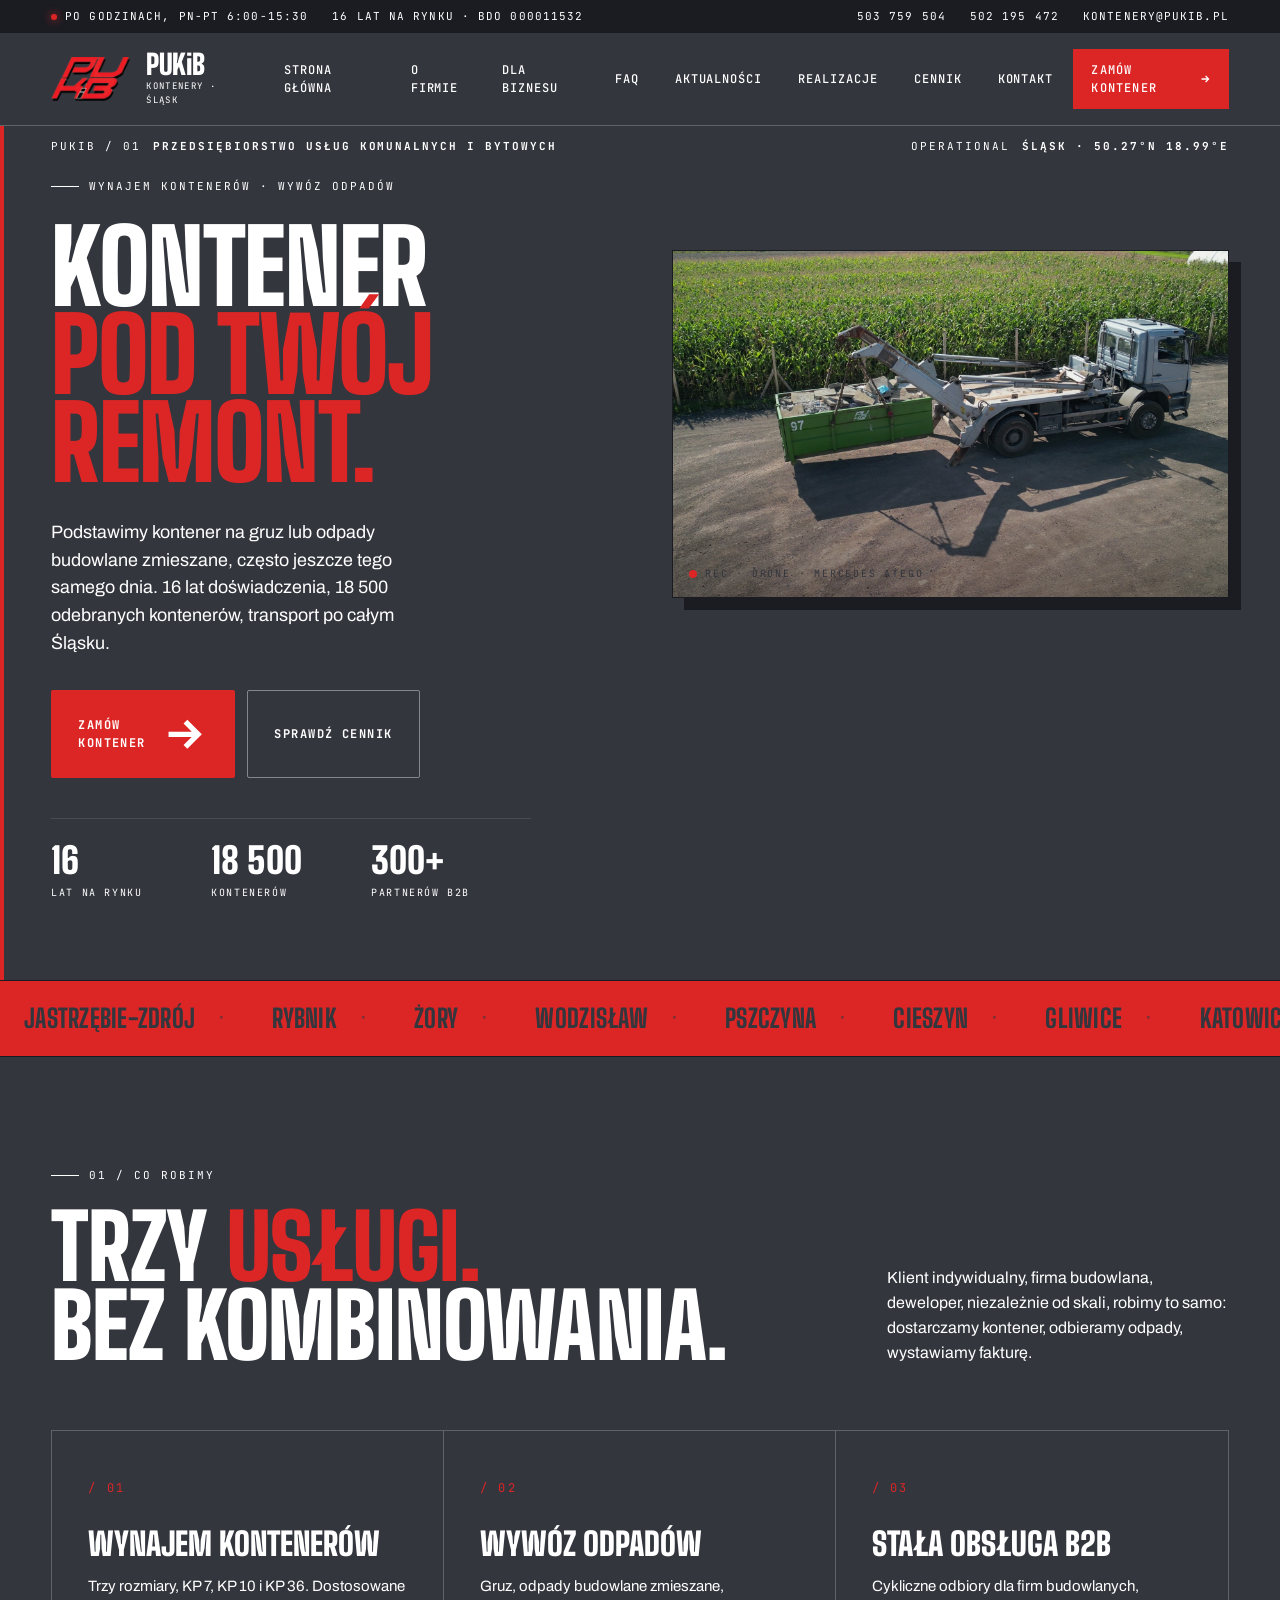
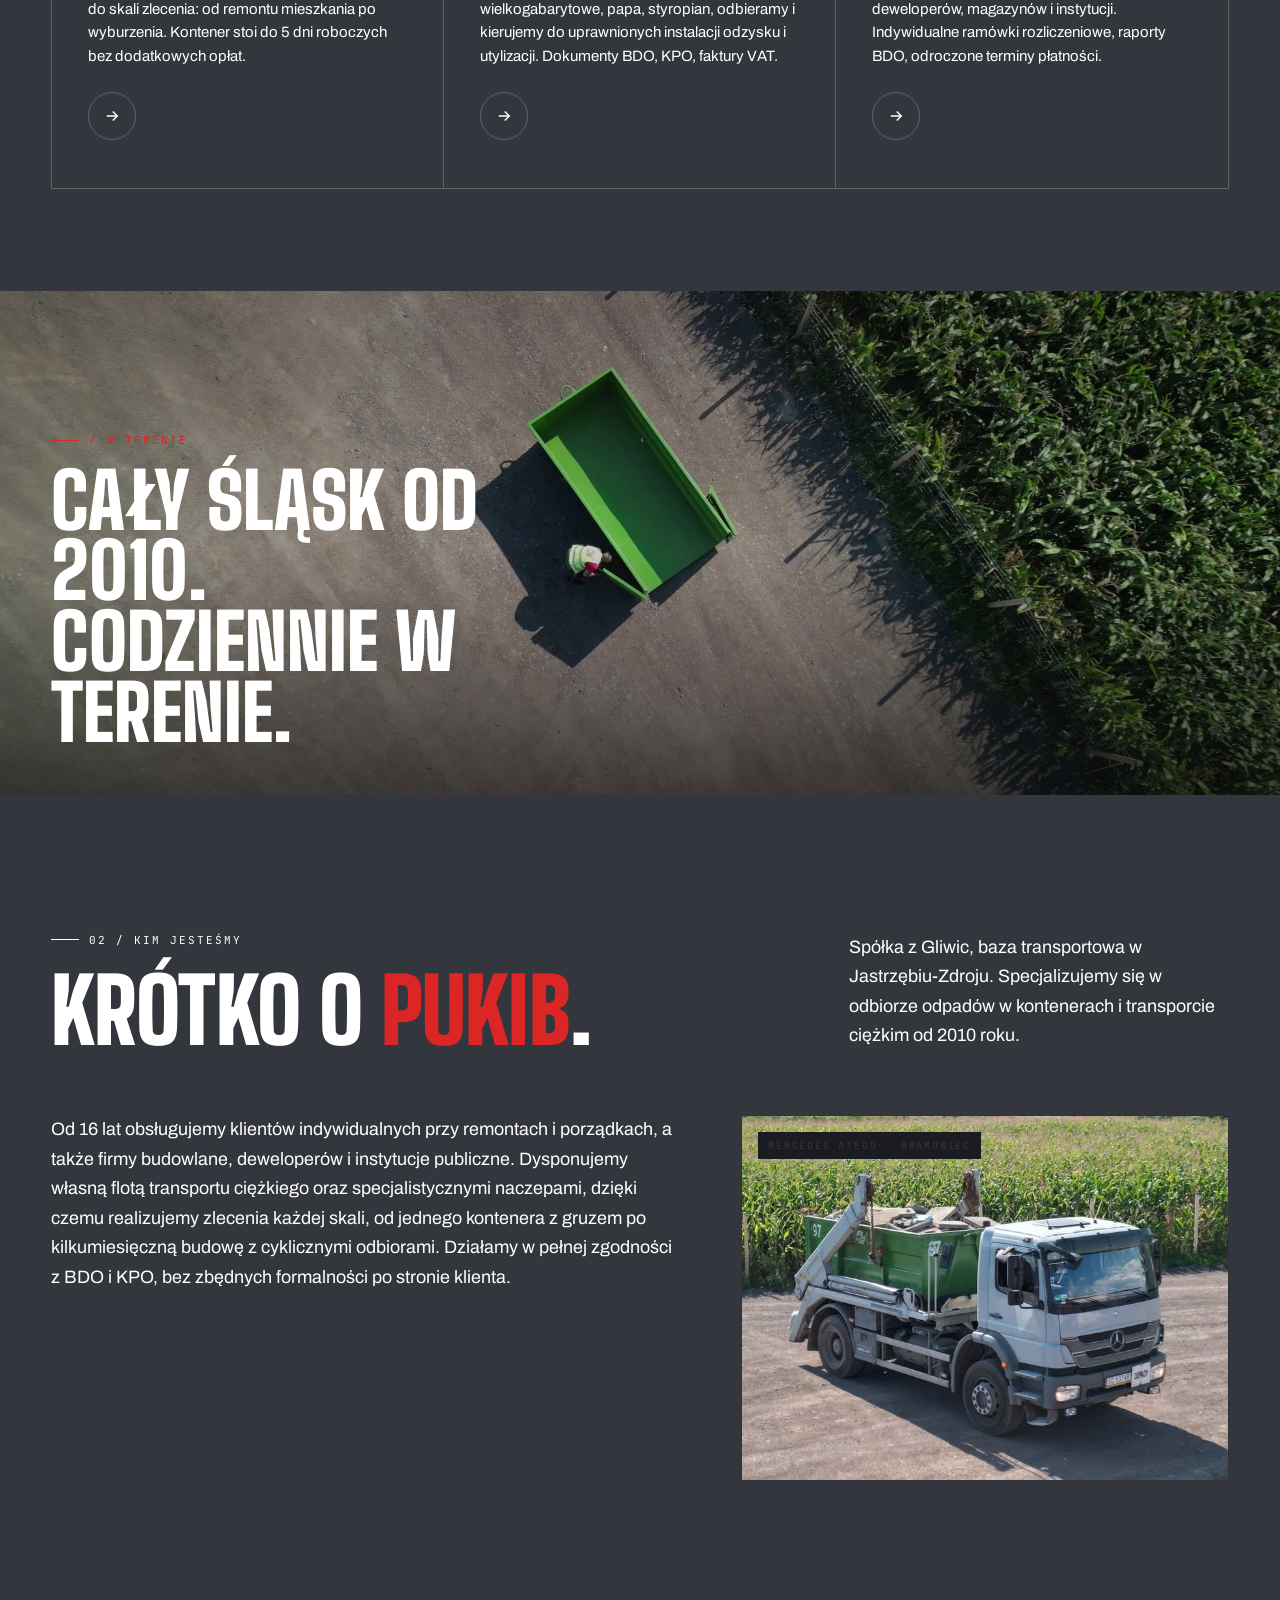
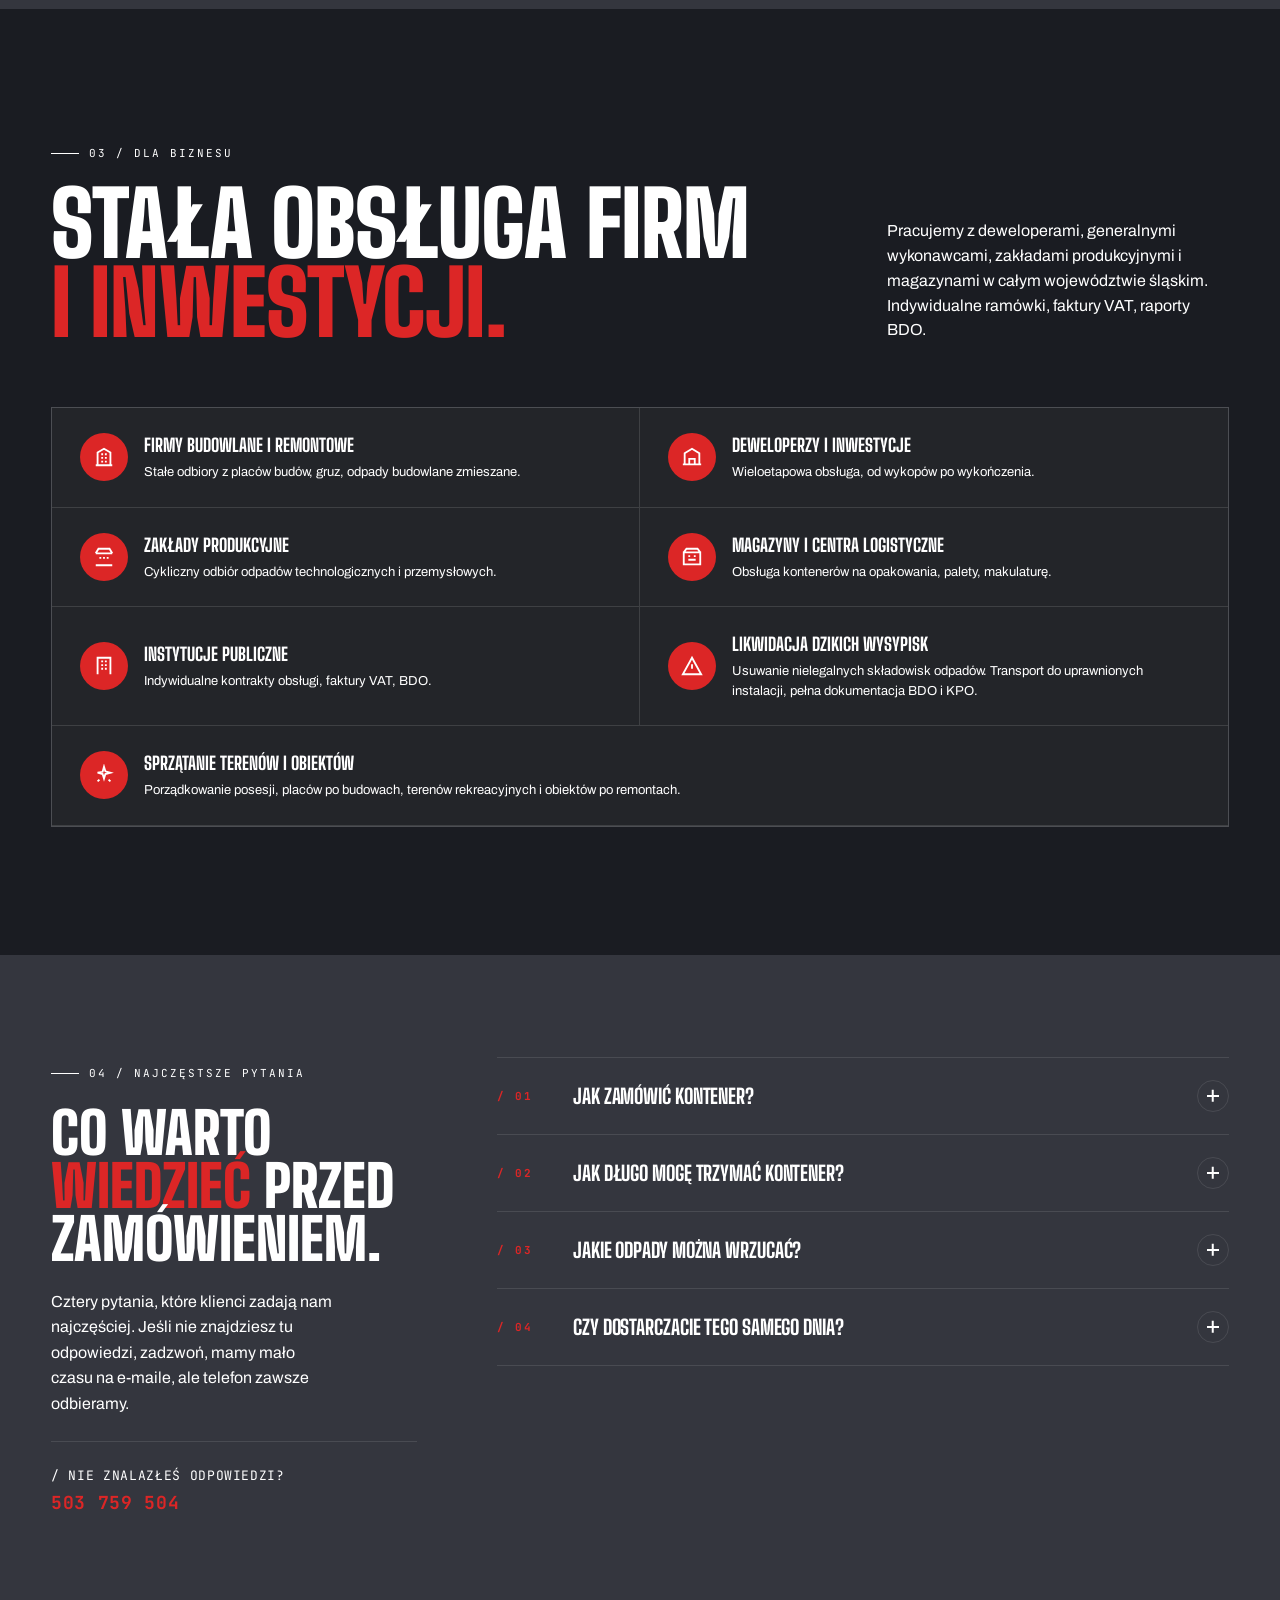
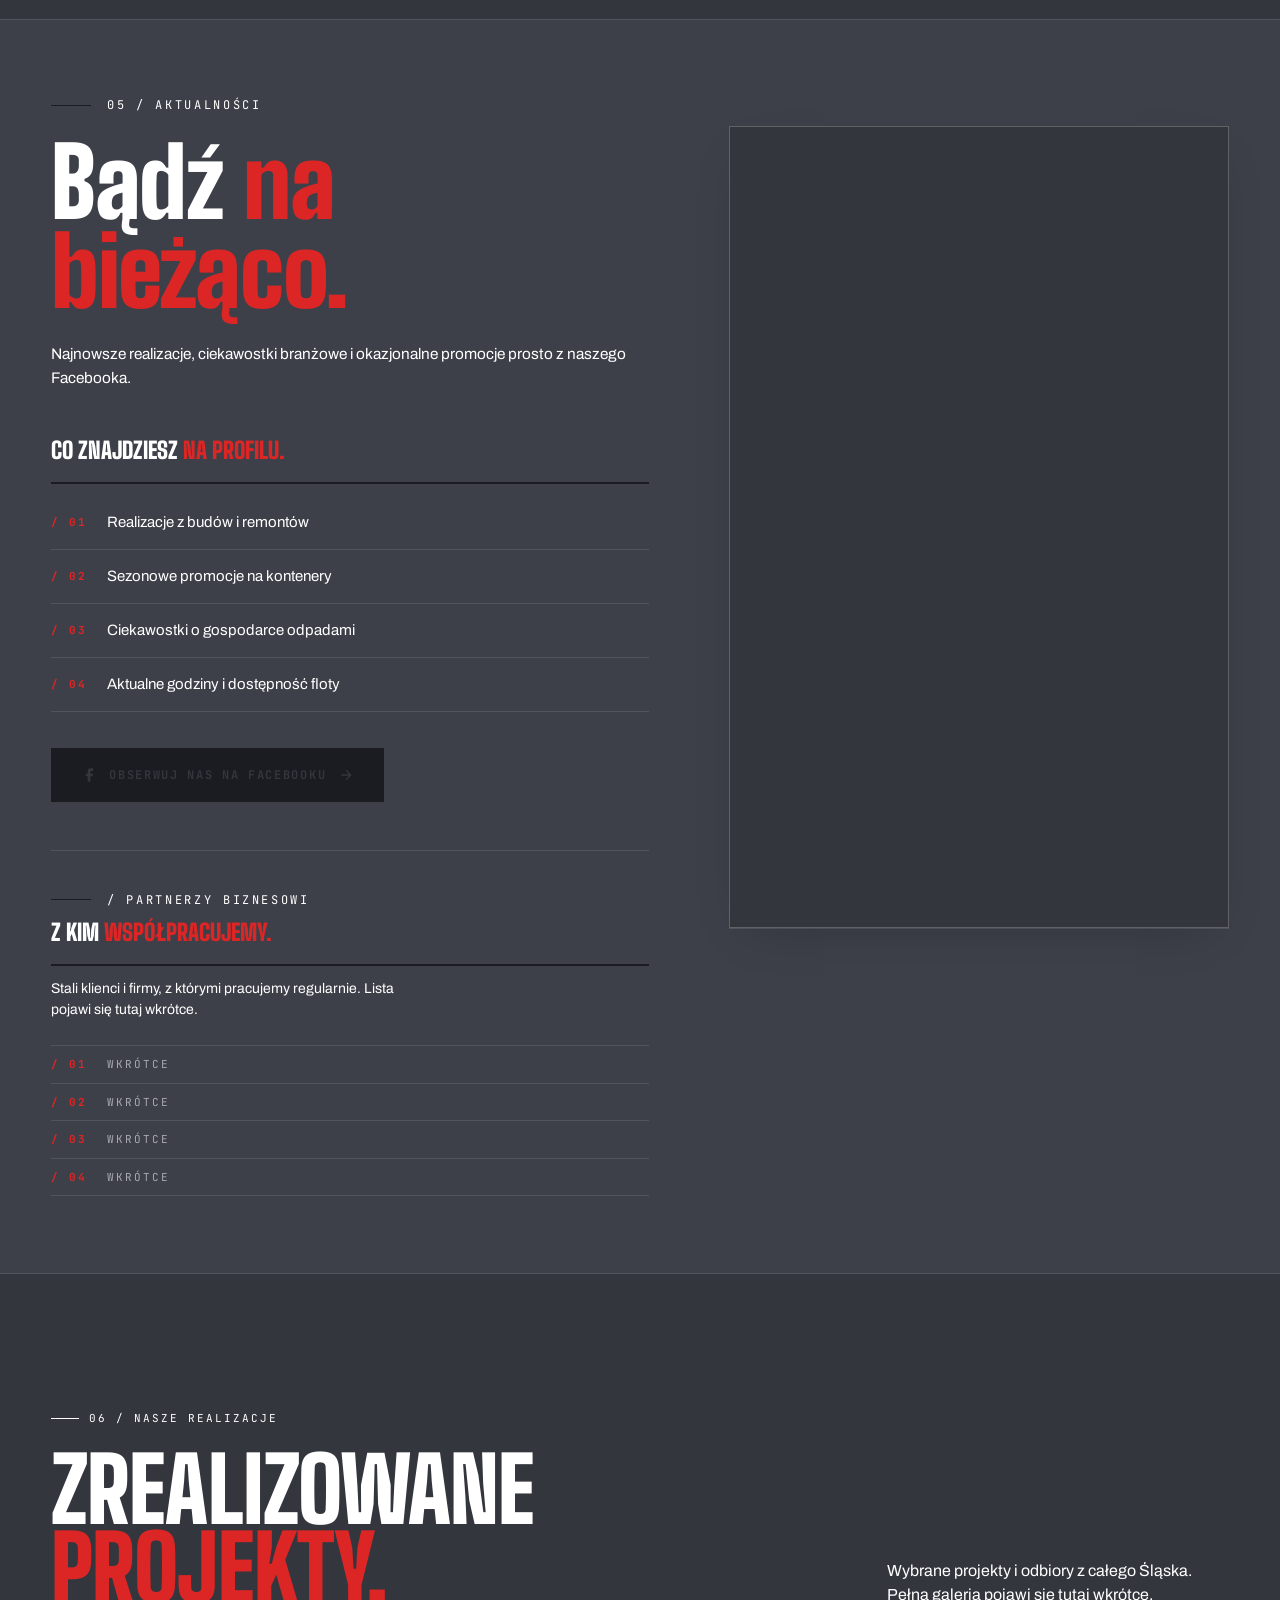
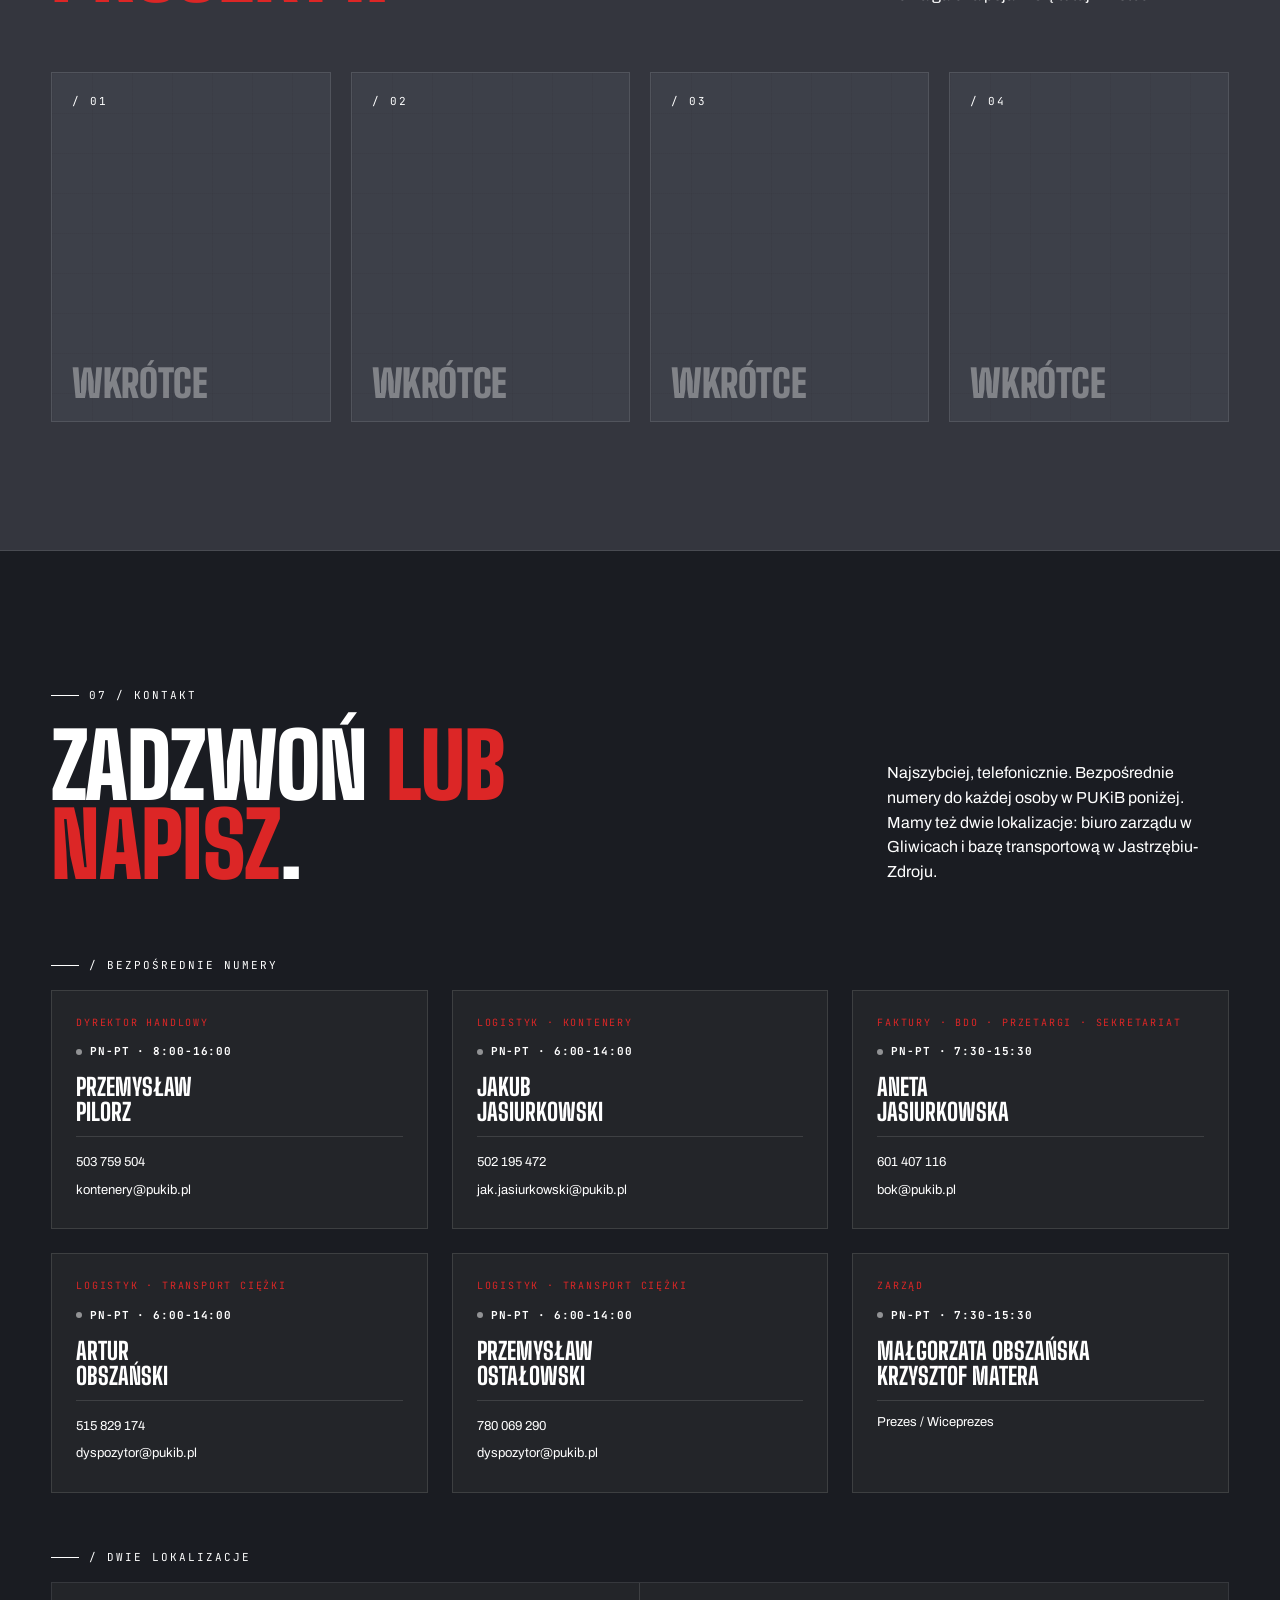
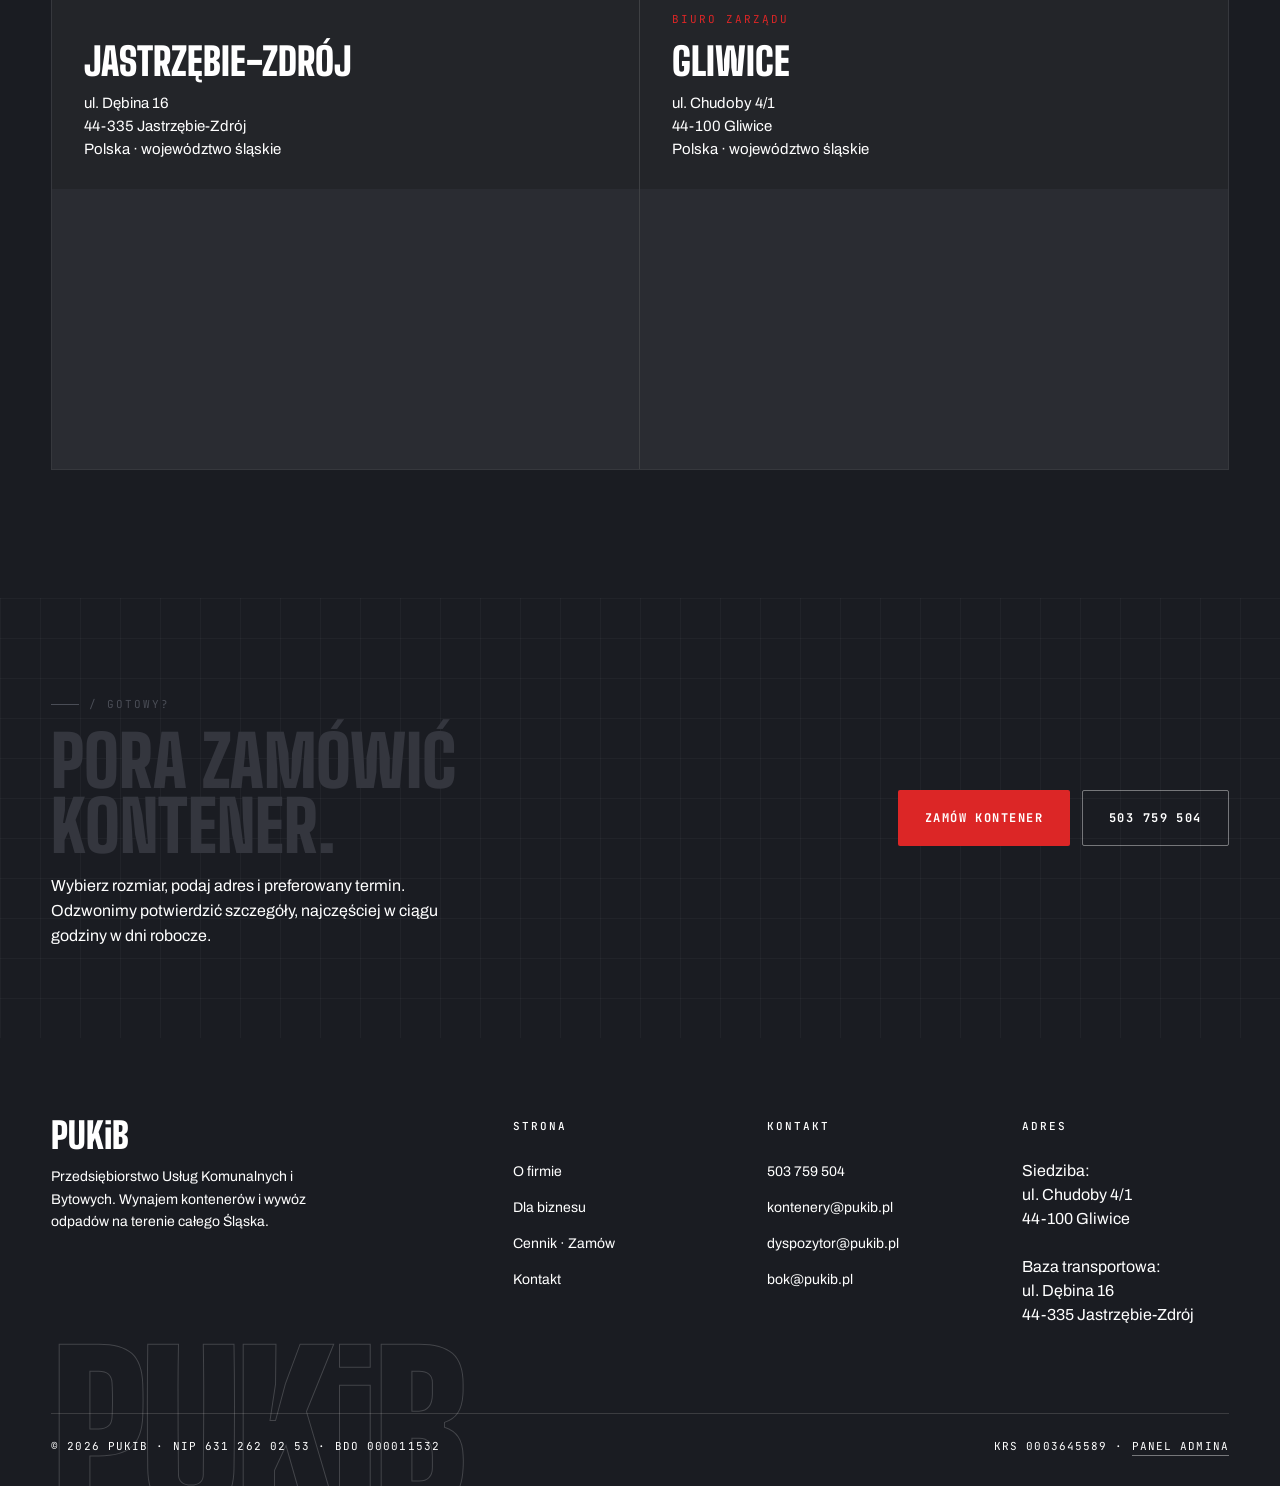
<file: index.html>
<!DOCTYPE html>
<html lang="pl">
<head>
  <meta charset="UTF-8">
  <meta name="viewport" content="width=device-width, initial-scale=1.0">
  <title>PUKiB, Kontenery i wywóz odpadów na Śląsku</title>
  <meta name="description" content="Wynajem kontenerów na gruz i odpady budowlane zmieszane. Wywóz odpadów z całego Śląska. 16 lat doświadczenia, 18 500 zrealizowanych zleceń.">
  <link rel="preconnect" href="https://fonts.googleapis.com">
  <link rel="preconnect" href="https://fonts.gstatic.com" crossorigin>
  <link rel="stylesheet" href="css/style.css">
  <link rel="stylesheet" href="css/home.css">
  <link rel="stylesheet" href="css/pages.css">
  <link rel="stylesheet" href="css/admin.css">
  <link rel="stylesheet" href="css/theme-gray.css">
  <link rel="icon" type="image/png" href="assets/img/logo.png">
</head>
<body>

  <div class="topbar">
    <div class="topbar-left">
      <span><span class="topbar-dot" data-hours-dot></span><span data-hours-label>Pracujemy</span>, pn-pt 6:00-15:30</span>
      <span class="topbar-hide-mobile">16 lat na rynku · BDO 000011532</span>
    </div>
    <div class="topbar-right">
      <a href="tel:503759504" class="topbar-link">503 759 504</a>
      <a href="tel:502195472" class="topbar-link topbar-hide-mobile">502 195 472</a>
      <a href="mailto:kontenery@pukib.pl" class="topbar-link">kontenery@pukib.pl</a>
    </div>
  </div>

  <header class="header">
    <a href="#hero" class="brand">
      <img src="assets/img/logo.png" alt="" class="brand-logo">
      <div>
        <div class="brand-text">PUKiB</div>
        <div class="brand-sub">Kontenery · Śląsk</div>
      </div>
    </a>
    <button class="nav-toggle" aria-label="Menu" aria-expanded="false"><span></span></button>
    <nav class="nav">
      <a href="#hero">Strona główna</a>
      <a href="#o-nas">O firmie</a>
      <a href="#biznes">Dla biznesu</a>
      <a href="#faq">FAQ</a>
      <a href="#fb">Aktualności</a>
      <a href="#realizacje">Realizacje</a>
      <a href="cennik.html#cennik">Cennik</a>
      <a href="#kontakt">Kontakt</a>
      <a href="cennik.html#zamow" class="nav-cta">
        Zamów kontener
        <svg viewBox="0 0 24 24" fill="none" stroke="currentColor" stroke-width="2.5"><path d="M5 12h14M13 6l6 6-6 6"/></svg>
      </a>
    </nav>
  </header>

  <!-- HERO -->
  <section class="hero" id="hero">
    <div class="hero-tags">
      <div class="tag-block">
        <span>PUKiB / 01</span>
        <strong>Przedsiębiorstwo Usług Komunalnych i Bytowych</strong>
      </div>
      <div class="tag-block" style="text-align:right;">
        <span>OPERATIONAL</span>
        <strong>Śląsk · 50.27°N 18.99°E</strong>
      </div>
    </div>

    <div class="hero-grid">
      <div class="hero-text">
        <div class="kicker">Wynajem kontenerów · Wywóz odpadów</div>
        <h1 class="hero-title">
          Kontener
          <em>pod twój<br>remont.</em>
        </h1>
        <p class="hero-lead">
          Podstawimy kontener na gruz lub odpady budowlane zmieszane,
          często jeszcze tego samego dnia. 16 lat doświadczenia,
          18 500 odebranych kontenerów, transport po całym Śląsku.
        </p>
        <div class="hero-cta">
          <a href="cennik.html#zamow" class="btn btn-primary">
            Zamów kontener
            <svg viewBox="0 0 24 24" fill="none" stroke="currentColor" stroke-width="2.5"><path d="M5 12h14M13 6l6 6-6 6"/></svg>
          </a>
          <a href="cennik.html" class="btn btn-ghost">Sprawdź cennik</a>
        </div>
        <div class="hero-stats">
          <div class="hero-stat">
            <div class="num">16</div>
            <div class="label">lat na rynku</div>
          </div>
          <div class="hero-stat">
            <div class="num">18 500</div>
            <div class="label">kontenerów</div>
          </div>
          <div class="hero-stat">
            <div class="num">300+</div>
            <div class="label">partnerów B2B</div>
          </div>
        </div>
      </div>

      <div class="hero-video-frame" data-hero-video-wrap>
        <img class="hero-poster" src="assets/posters/hero.jpg" alt="">
        <video data-hero-video autoplay muted loop playsinline preload="metadata" poster="assets/posters/hero.jpg">
          <source src="assets/videos/hero.mp4" type="video/mp4">
        </video>
        <div class="hero-video-caption">
          <span class="dot"></span>
          REC · DRONE · MERCEDES ATEGO
        </div>
      </div>
    </div>
  </section>

  <!-- City marquee -->
  <div class="marquee" aria-hidden="true">
    <div class="marquee-track">
      <span>Jastrzębie-Zdrój</span>
      <span>Rybnik</span>
      <span>Żory</span>
      <span>Wodzisław</span>
      <span>Pszczyna</span>
      <span>Cieszyn</span>
      <span>Gliwice</span>
      <span>Katowice</span>
      <span>Tychy</span>
      <span>Mikołów</span>
      <span>Zabrze</span>
      <span>Bielsko-Biała</span>
      <span>Knurów</span>
      <span>Mysłowice</span>
      <span>Racibórz</span>
    </div>
  </div>

  <!-- Services -->
  <section class="services">
    <div class="services-inner">
      <div class="section-head">
        <div>
          <div class="kicker">01 / Co robimy</div>
          <h2 class="section-title">Trzy <em>usługi.</em><br>Bez kombinowania.</h2>
        </div>
        <p class="section-intro">Klient indywidualny, firma budowlana, deweloper, niezależnie od skali, robimy to samo: dostarczamy kontener, odbieramy odpady, wystawiamy fakturę.</p>
      </div>

      <div class="services-grid">
        <div class="service-card">
          <div class="num">/ 01</div>
          <h3>Wynajem kontenerów</h3>
          <p>Trzy rozmiary, KP 7, KP 10 i KP 36. Dostosowane do skali zlecenia: od remontu mieszkania po wyburzenia. Kontener stoi do 5 dni roboczych bez dodatkowych opłat.</p>
          <a href="cennik.html#zamow" class="arrow" aria-label="Zamów kontener">
            <svg viewBox="0 0 24 24"><path d="M5 12h14M13 6l6 6-6 6"/></svg>
          </a>
        </div>
        <div class="service-card">
          <div class="num">/ 02</div>
          <h3>Wywóz odpadów</h3>
          <p>Gruz, odpady budowlane zmieszane, wielkogabarytowe, papa, styropian, odbieramy i kierujemy do uprawnionych instalacji odzysku i utylizacji. Dokumenty BDO, KPO, faktury VAT.</p>
          <a href="cennik.html" class="arrow" aria-label="Sprawdź cennik">
            <svg viewBox="0 0 24 24"><path d="M5 12h14M13 6l6 6-6 6"/></svg>
          </a>
        </div>
        <div class="service-card">
          <div class="num">/ 03</div>
          <h3>Stała obsługa B2B</h3>
          <p>Cykliczne odbiory dla firm budowlanych, deweloperów, magazynów i instytucji. Indywidualne ramówki rozliczeniowe, raporty BDO, odroczone terminy płatności.</p>
          <a href="#biznes" class="arrow" aria-label="Dla biznesu">
            <svg viewBox="0 0 24 24"><path d="M5 12h14M13 6l6 6-6 6"/></svg>
          </a>
        </div>
      </div>
    </div>
  </section>

  <!-- Interstitial video strip -->
  <section class="interstitial" data-hero-video-wrap>
    <img class="interstitial-poster" src="assets/posters/secondary.jpg" alt="">
    <video data-hero-video autoplay muted loop playsinline preload="metadata">
      <source src="assets/videos/secondary.mp4" type="video/mp4">
    </video>
    <div class="interstitial-overlay"></div>
    <div class="interstitial-content">
      <div class="kicker">/ W terenie</div>
      <h2>Cały Śląsk od 2010.<br>Codziennie w terenie.</h2>
    </div>
  </section>

  <!-- O firmie compact (#o-nas) -->
  <section class="section about-compact" id="o-nas">
    <div class="container">
      <div class="section-head">
        <div>
          <div class="kicker">02 / Kim jesteśmy</div>
          <h2 class="section-title">Krótko o <em>PUKiB</em>.</h2>
        </div>
        <p class="section-intro">Spółka z Gliwic, baza transportowa w Jastrzębiu-Zdroju. Specjalizujemy się w odbiorze odpadów w kontenerach i transporcie ciężkim od 2010 roku.</p>
      </div>

      <div class="about-intro-grid">
        <div>
          <p>Od 16 lat obsługujemy klientów indywidualnych przy remontach i porządkach, a także firmy budowlane, deweloperów i instytucje publiczne. Dysponujemy własną flotą transportu ciężkiego oraz specjalistycznymi naczepami, dzięki czemu realizujemy zlecenia każdej skali, od jednego kontenera z gruzem po kilkumiesięczną budowę z cyklicznymi odbiorami. Działamy w pełnej zgodności z BDO i KPO, bez zbędnych formalności po stronie klienta.</p>
        </div>
        <div class="about-image">
          <span class="badge">Mercedes Atego · Bramowiec</span>
          <img src="assets/img/truck.jpg" alt="Samochód PUKiB z kontenerem na odpady">
        </div>
      </div>
    </div>
  </section>

  <!-- Dla biznesu compact (#biznes) -->
  <section class="section section-dark" id="biznes">
    <div class="container">
      <div class="section-head">
        <div>
          <div class="kicker">03 / Dla biznesu</div>
          <h2 class="section-title">Stała obsługa firm <em>i inwestycji.</em></h2>
        </div>
        <p class="section-intro">Pracujemy z deweloperami, generalnymi wykonawcami, zakładami produkcyjnymi i magazynami w całym województwie śląskim. Indywidualne ramówki, faktury VAT, raporty BDO.</p>
      </div>

      <div class="audience-list">
        <div class="audience-item">
          <div class="a-icon"><svg viewBox="0 0 24 24" fill="none" stroke="currentColor" stroke-width="2"><path d="M3 21h18M5 21V7l7-4 7 4v14M9 9h2M13 9h2M9 13h2M13 13h2M9 17h2M13 17h2"/></svg></div>
          <div>
            <h4>Firmy budowlane i remontowe</h4>
            <p>Stałe odbiory z placów budów, gruz, odpady budowlane zmieszane.</p>
          </div>
        </div>
        <div class="audience-item">
          <div class="a-icon"><svg viewBox="0 0 24 24" fill="none" stroke="currentColor" stroke-width="2"><path d="M2 20h20M4 20V8l8-5 8 5v12M9 20v-6h6v6"/></svg></div>
          <div>
            <h4>Deweloperzy i inwestycje</h4>
            <p>Wieloetapowa obsługa, od wykopów po wykończenia.</p>
          </div>
        </div>
        <div class="audience-item">
          <div class="a-icon"><svg viewBox="0 0 24 24" fill="none" stroke="currentColor" stroke-width="2"><path d="M3 21h18M3 8h18M3 8l3-5h12l3 5M7 13h2M11 13h2M15 13h2"/></svg></div>
          <div>
            <h4>Zakłady produkcyjne</h4>
            <p>Cykliczny odbiór odpadów technologicznych i przemysłowych.</p>
          </div>
        </div>
        <div class="audience-item">
          <div class="a-icon"><svg viewBox="0 0 24 24" fill="none" stroke="currentColor" stroke-width="2"><path d="M3 7h18v13H3zM3 7l3-4h12l3 4M8 11h2M14 11h2M8 15h8"/></svg></div>
          <div>
            <h4>Magazyny i centra logistyczne</h4>
            <p>Obsługa kontenerów na opakowania, palety, makulaturę.</p>
          </div>
        </div>
        <div class="audience-item">
          <div class="a-icon"><svg viewBox="0 0 24 24" fill="none" stroke="currentColor" stroke-width="2"><path d="M5 21V3h14v18M9 7h2M13 7h2M9 11h2M13 11h2M9 15h2M13 15h2"/></svg></div>
          <div>
            <h4>Instytucje publiczne</h4>
            <p>Indywidualne kontrakty obsługi, faktury VAT, BDO.</p>
          </div>
        </div>
        <div class="audience-item">
          <div class="a-icon"><svg viewBox="0 0 24 24" fill="none" stroke="currentColor" stroke-width="2"><path d="M12 3L2 21h20L12 3z"/><path d="M12 10v5M12 18h0.01"/></svg></div>
          <div>
            <h4>Likwidacja dzikich wysypisk</h4>
            <p>Usuwanie nielegalnych składowisk odpadów. Transport do uprawnionych instalacji, pełna dokumentacja BDO i KPO.</p>
          </div>
        </div>
        <div class="audience-item" style="grid-column: 1 / -1; border-right: none;">
          <div class="a-icon"><svg viewBox="0 0 24 24" fill="none" stroke="currentColor" stroke-width="2"><path d="M12 3l1.5 5L19 9.5l-5.5 1.5L12 16l-1.5-5L5 9.5l5.5-1z"/><path d="M5 19l2-2M19 19l-2-2"/></svg></div>
          <div>
            <h4>Sprzątanie terenów i obiektów</h4>
            <p>Porządkowanie posesji, placów po budowach, terenów rekreacyjnych i obiektów po remontach.</p>
          </div>
        </div>
      </div>
    </div>
  </section>

  <!-- FAQ -->
  <section class="faq-home" id="faq">
    <div class="faq-home-inner">
      <div class="faq-home-head">
        <div class="kicker">04 / Najczęstsze pytania</div>
        <h2>Co warto <em>wiedzieć</em> przed zamówieniem.</h2>
        <p>Cztery pytania, które klienci zadają nam najczęściej. Jeśli nie znajdziesz tu odpowiedzi, zadzwoń, mamy mało czasu na e-maile, ale telefon zawsze odbieramy.</p>
        <div class="contact-line">
          / NIE ZNALAZŁEŚ ODPOWIEDZI?
          <a href="tel:503759504">503 759 504</a>
        </div>
      </div>

      <div class="faq-list" data-faq>
        <div class="faq-item">
          <button class="faq-q" data-faq-q aria-expanded="false">
            <span class="num">/ 01</span>
            <span class="question">Jak zamówić kontener?</span>
            <span class="toggle" aria-hidden="true"></span>
          </button>
          <div class="faq-a"><div class="faq-a-inner"><p>Najszybciej, telefonicznie pod numerem <a href="tel:503759504" style="color:var(--red);font-weight:700;">503 759 504</a> lub <a href="tel:502195472" style="color:var(--red);font-weight:700;">502 195 472</a>. Możesz też napisać na <a href="mailto:kontenery@pukib.pl" style="color:var(--red);font-weight:700;">kontenery@pukib.pl</a> lub skorzystać z <a href="cennik.html#zamow" style="color:var(--red);font-weight:700;">formularza zamówienia</a>. Zwykle odpowiadamy w ciągu godziny w dni robocze.</p></div></div>
        </div>

        <div class="faq-item">
          <button class="faq-q" data-faq-q aria-expanded="false">
            <span class="num">/ 02</span>
            <span class="question">Jak długo mogę trzymać kontener?</span>
            <span class="toggle" aria-hidden="true"></span>
          </button>
          <div class="faq-a"><div class="faq-a-inner"><p>Kontener może stać na Twojej posesji do <strong>5 dni roboczych bez dodatkowych opłat</strong>. Jeśli potrzebujesz na dłużej, doliczamy 25 zł netto za każde rozpoczęte 24 godziny dzierżawy.</p></div></div>
        </div>

        <div class="faq-item">
          <button class="faq-q" data-faq-q aria-expanded="false">
            <span class="num">/ 03</span>
            <span class="question">Jakie odpady można wrzucać?</span>
            <span class="toggle" aria-hidden="true"></span>
          </button>
          <div class="faq-a"><div class="faq-a-inner"><p>Odbieramy odpady budowlane zmieszane, gruz, wielkogabarytowe oraz zielone (gałęzie, trawa). Należy pamiętać o niemieszaniu poszczególnych frakcji odpadów, dokładny rodzaj uzgadniamy przy zamawianiu kontenera. Papę, styropian, wełnę mineralną, makulaturę, tworzywa sztuczne i szkło również odbieramy, w tych przypadkach prosimy o kontakt w celu indywidualnej wyceny.</p></div></div>
        </div>

        <div class="faq-item">
          <button class="faq-q" data-faq-q aria-expanded="false">
            <span class="num">/ 04</span>
            <span class="question">Czy dostarczacie tego samego dnia?</span>
            <span class="toggle" aria-hidden="true"></span>
          </button>
          <div class="faq-a"><div class="faq-a-inner"><p>Tak, w miarę dostępności floty. Dla zgłoszeń odebranych w godzinach porannych zwykle udaje nam się podstawić kontener jeszcze tego samego dnia. W pozostałych przypadkach realizujemy zamówienie następnego dnia roboczego. Płatność przelewem na podstawie faktury VAT, dla stałych klientów ramówki i odroczone terminy.</p></div></div>
        </div>
      </div>
    </div>
  </section>

  <!-- Facebook section: left column (header + info) + iframe spanning full height -->
  <section class="fb-section" id="fb">
    <div class="fb-inner">
      <div class="fb-grid">
        <!-- LEFT: full column with kicker, title, intro, sub, list, CTA -->
        <div class="fb-left">
          <div class="fb-header">
            <div class="fb-kicker">05 / Aktualności</div>
            <h2 class="fb-title">Bądź <em>na bieżąco.</em></h2>
            <p class="fb-intro">Najnowsze realizacje, ciekawostki branżowe i okazjonalne promocje prosto z naszego Facebooka.</p>
          </div>

          <div class="fb-info">
            <h3 class="fb-sub">Co znajdziesz <em>na profilu.</em></h3>

            <ul class="fb-list">
              <li><span class="num">/ 01</span><span class="txt">Realizacje z budów i remontów</span></li>
              <li><span class="num">/ 02</span><span class="txt">Sezonowe promocje na kontenery</span></li>
              <li><span class="num">/ 03</span><span class="txt">Ciekawostki o gospodarce odpadami</span></li>
              <li><span class="num">/ 04</span><span class="txt">Aktualne godziny i dostępność floty</span></li>
            </ul>

            <a href="https://www.facebook.com/p/PUKiB-Sp-zoo-61550223431423/" target="_blank" rel="noopener" class="fb-cta">
              <svg viewBox="0 0 24 24" fill="currentColor"><path d="M18 2h-3a5 5 0 0 0-5 5v3H7v4h3v8h4v-8h3l1-4h-4V7a1 1 0 0 1 1-1h3z"/></svg>
              Obserwuj nas na Facebooku
              <svg viewBox="0 0 24 24" fill="none" stroke="currentColor" stroke-width="2"><path d="M5 12h14M12 5l7 7-7 7"/></svg>
            </a>
          </div>

          <div class="fb-partners">
            <div class="fb-partners-head">
              <div class="fb-kicker">/ Partnerzy biznesowi</div>
              <h3 class="fb-sub">Z kim <em>współpracujemy.</em></h3>
              <p class="fb-partners-note">Stali klienci i firmy, z którymi pracujemy regularnie. Lista pojawi się tutaj wkrótce.</p>
            </div>
            <ul class="fb-partners-list">
              <li>
                <span class="num">/ 01</span>
                <span class="txt-placeholder">Wkrótce</span>
              </li>
              <li>
                <span class="num">/ 02</span>
                <span class="txt-placeholder">Wkrótce</span>
              </li>
              <li>
                <span class="num">/ 03</span>
                <span class="txt-placeholder">Wkrótce</span>
              </li>
              <li>
                <span class="num">/ 04</span>
                <span class="txt-placeholder">Wkrótce</span>
              </li>
            </ul>
          </div>
        </div>

        <!-- RIGHT: live iframe spanning from top -->
        <div class="fb-feed-frame">
          <iframe
            src="https://www.facebook.com/plugins/page.php?href=https%3A%2F%2Fwww.facebook.com%2Fp%2FPUKiB-Sp-zoo-61550223431423%2F&tabs=timeline&width=500&height=800&small_header=false&adapt_container_width=true&hide_cover=false&show_facepile=true"
            width="500" height="800"
            style="border:none;overflow:hidden;max-width:100%;"
            scrolling="no" frameborder="0"
            allowfullscreen="true"
            allow="autoplay; clipboard-write; encrypted-media; picture-in-picture; web-share"
            loading="lazy"
            title="PUKiB na Facebooku, najnowsze posty"></iframe>
        </div>
      </div>
    </div>
  </section>

  <!-- Nasze realizacje (#realizacje) -->
  <section class="section section-realizacje" id="realizacje">
    <div class="container">
      <div class="section-head reveal">
        <div>
          <div class="kicker">06 / Nasze realizacje</div>
          <h2 class="section-title">Zrealizowane <em>projekty.</em></h2>
        </div>
        <p class="section-intro">Wybrane projekty i odbiory z całego Śląska. Pełna galeria pojawi się tutaj wkrótce.</p>
      </div>

      <div class="realizacje-grid reveal-stagger">
        <div class="realizacja-slot" aria-hidden="true">
          <div class="realizacja-placeholder">
            <span class="rp-num">/ 01</span>
            <span class="rp-label">Wkrótce</span>
          </div>
        </div>
        <div class="realizacja-slot" aria-hidden="true">
          <div class="realizacja-placeholder">
            <span class="rp-num">/ 02</span>
            <span class="rp-label">Wkrótce</span>
          </div>
        </div>
        <div class="realizacja-slot" aria-hidden="true">
          <div class="realizacja-placeholder">
            <span class="rp-num">/ 03</span>
            <span class="rp-label">Wkrótce</span>
          </div>
        </div>
        <div class="realizacja-slot" aria-hidden="true">
          <div class="realizacja-placeholder">
            <span class="rp-num">/ 04</span>
            <span class="rp-label">Wkrótce</span>
          </div>
        </div>
      </div>
    </div>
  </section>

  <!-- Kontakt (#kontakt) -->
  <section class="section section-dark" id="kontakt">
    <div class="container">
      <div class="section-head">
        <div>
          <div class="kicker">07 / Kontakt</div>
          <h2 class="section-title">Zadzwoń <em>lub napisz</em>.</h2>
        </div>
        <p class="section-intro">Najszybciej, telefonicznie. Bezpośrednie numery do każdej osoby w PUKiB poniżej. Mamy też dwie lokalizacje: biuro zarządu w Gliwicach i bazę transportową w Jastrzębiu-Zdroju.</p>
      </div>

      <!-- Team / direct contacts -->
      <div class="kicker" style="margin-bottom:16px; color:var(--paper-3);">/ Bezpośrednie numery</div>
      <div class="team-grid" style="margin-bottom:48px;">
        <!-- Row 1: Dyrektor / Jakub (kontenery) / Aneta (administracja) -->
        <div class="team-card" style="background:var(--ink-2); border-color:rgba(244,241,234,0.12);">
          <div class="role">Dyrektor Handlowy</div>
          <div class="hours">PN-PT · 8:00-16:00</div>
          <div class="name" style="color:var(--paper);">Przemysław<br>Pilorz</div>
          <div class="contact">
            <a href="tel:503759504">503 759 504</a>
            <a href="mailto:kontenery@pukib.pl">kontenery@pukib.pl</a>
          </div>
        </div>
        <div class="team-card" style="background:var(--ink-2); border-color:rgba(244,241,234,0.12);">
          <div class="role">Logistyk · Kontenery</div>
          <div class="hours">PN-PT · 6:00-14:00</div>
          <div class="name" style="color:var(--paper);">Jakub<br>Jasiurkowski</div>
          <div class="contact">
            <a href="tel:502195472">502 195 472</a>
            <a href="mailto:jak.jasiurkowski@pukib.pl">jak.jasiurkowski@pukib.pl</a>
          </div>
        </div>
        <div class="team-card" style="background:var(--ink-2); border-color:rgba(244,241,234,0.12);">
          <div class="role">Faktury · BDO · Przetargi · Sekretariat</div>
          <div class="hours">PN-PT · 7:30-15:30</div>
          <div class="name" style="color:var(--paper);">Aneta<br>Jasiurkowska</div>
          <div class="contact">
            <a href="tel:601407116">601 407 116</a>
            <a href="mailto:bok@pukib.pl">bok@pukib.pl</a>
          </div>
        </div>

        <!-- Row 2: Logistyk transport / Logistyk transport / Zarząd -->
        <div class="team-card" style="background:var(--ink-2); border-color:rgba(244,241,234,0.12);">
          <div class="role">Logistyk · Transport ciężki</div>
          <div class="hours">PN-PT · 6:00-14:00</div>
          <div class="name" style="color:var(--paper);">Artur<br>Obszański</div>
          <div class="contact">
            <a href="tel:515829174">515 829 174</a>
            <a href="mailto:dyspozytor@pukib.pl">dyspozytor@pukib.pl</a>
          </div>
        </div>
        <div class="team-card" style="background:var(--ink-2); border-color:rgba(244,241,234,0.12);">
          <div class="role">Logistyk · Transport ciężki</div>
          <div class="hours">PN-PT · 6:00-14:00</div>
          <div class="name" style="color:var(--paper);">Przemysław<br>Ostałowski</div>
          <div class="contact">
            <a href="tel:780069290">780 069 290</a>
            <a href="mailto:dyspozytor@pukib.pl">dyspozytor@pukib.pl</a>
          </div>
        </div>
        <div class="team-card" style="background:var(--ink-2); border-color:rgba(244,241,234,0.12);">
          <div class="role">Zarząd</div>
          <div class="hours">PN-PT · 7:30-15:30</div>
          <div class="name" style="color:var(--paper);">Małgorzata Obszańska<br>Krzysztof Matera</div>
          <div class="contact">
            <span style="color:var(--paper-3);">Prezes / Wiceprezes</span>
          </div>
        </div>
      </div>

      <!-- Two locations -->
      <div class="kicker" style="margin-bottom:16px; color:var(--paper-3);">/ Dwie lokalizacje</div>
      <div class="locations-grid">
        <div class="location-card">
          <div class="location-tag" style="visibility:hidden;" aria-hidden="true">·</div>
          <h3>Jastrzębie-Zdrój</h3>
          <p>ul. Dębina 16<br>44-335 Jastrzębie-Zdrój<br>Polska · województwo śląskie</p>
          <div class="location-map">
            <iframe
              src="https://www.google.com/maps?q=ul.+D%C4%99bina+16,+44-335+Jastrz%C4%99bie-Zdr%C3%B3j&output=embed"
              loading="lazy"
              allowfullscreen=""
              referrerpolicy="no-referrer-when-downgrade"
              title="Mapa, Jastrzębie-Zdrój, ul. Dębina 16"></iframe>
          </div>
        </div>
        <div class="location-card">
          <div class="location-tag">BIURO ZARZĄDU</div>
          <h3>Gliwice</h3>
          <p>ul. Chudoby 4/1<br>44-100 Gliwice<br>Polska · województwo śląskie</p>
          <div class="location-map">
            <iframe
              src="https://www.google.com/maps?q=ul.+Chudoby+4,+44-100+Gliwice&output=embed"
              loading="lazy"
              allowfullscreen=""
              referrerpolicy="no-referrer-when-downgrade"
              title="Mapa, Gliwice, ul. Chudoby 4/1"></iframe>
          </div>
        </div>
      </div>
    </div>
  </section>

  <!-- Final CTA -->
  <section class="cta-strip">
    <div class="cta-strip-inner">
      <div>
        <div class="kicker" style="color: var(--paper-3); margin-bottom:16px;">/ GOTOWY?</div>
        <h2>Pora zamówić kontener.</h2>
        <p>Wybierz rozmiar, podaj adres i preferowany termin. Odzwonimy potwierdzić szczegóły, najczęściej w ciągu godziny w dni robocze.</p>
      </div>
      <div class="cta-buttons">
        <a href="cennik.html#zamow" class="btn btn-primary">Zamów kontener</a>
        <a href="tel:503759504" class="btn btn-ghost">503 759 504</a>
      </div>
    </div>
  </section>

  <!-- Footer -->
  <footer class="footer">
    <div class="container">
      <div class="footer-grid">
        <div class="footer-col">
          <div class="footer-brand-line">PUKiB</div>
          <p class="footer-brand-text">Przedsiębiorstwo Usług Komunalnych i Bytowych. Wynajem kontenerów i wywóz odpadów na terenie całego Śląska.</p>
        </div>
        <div class="footer-col">
          <h4>Strona</h4>
          <ul>
            <li><a href="#o-nas">O firmie</a></li>
            <li><a href="#biznes">Dla biznesu</a></li>
            <li><a href="cennik.html">Cennik · Zamów</a></li>
            <li><a href="#kontakt">Kontakt</a></li>
          </ul>
        </div>
        <div class="footer-col">
          <h4>Kontakt</h4>
          <ul>
            <li><a href="tel:503759504">503 759 504</a></li>
            <li><a href="mailto:kontenery@pukib.pl">kontenery@pukib.pl</a></li>
            <li><a href="mailto:dyspozytor@pukib.pl">dyspozytor@pukib.pl</a></li>
            <li><a href="mailto:bok@pukib.pl">bok@pukib.pl</a></li>
          </ul>
        </div>
        <div class="footer-col">
          <h4>Adres</h4>
          <ul>
            <li>Siedziba:<br>ul. Chudoby 4/1<br>44-100 Gliwice</li>
            <li style="margin-top:12px;">Baza transportowa:<br>ul. Dębina 16<br>44-335 Jastrzębie-Zdrój</li>
          </ul>
        </div>
      </div>
      <div class="footer-mega" aria-hidden="true">PUKiB</div>
      <div class="footer-bottom">
        <span>© <span id="year">2026</span> PUKiB · NIP 631 262 02 53 · BDO 000011532</span>
        <span>KRS 0003645589 · <button type="button" class="admin-trigger" data-admin-trigger>Panel admina</button></span>
      </div>
    </div>
  </footer>

  <script src="js/admin.js"></script>
  <script src="js/main.js"></script>
  <script>document.getElementById('year').textContent = new Date().getFullYear();</script>
</body>
</html>
</file>
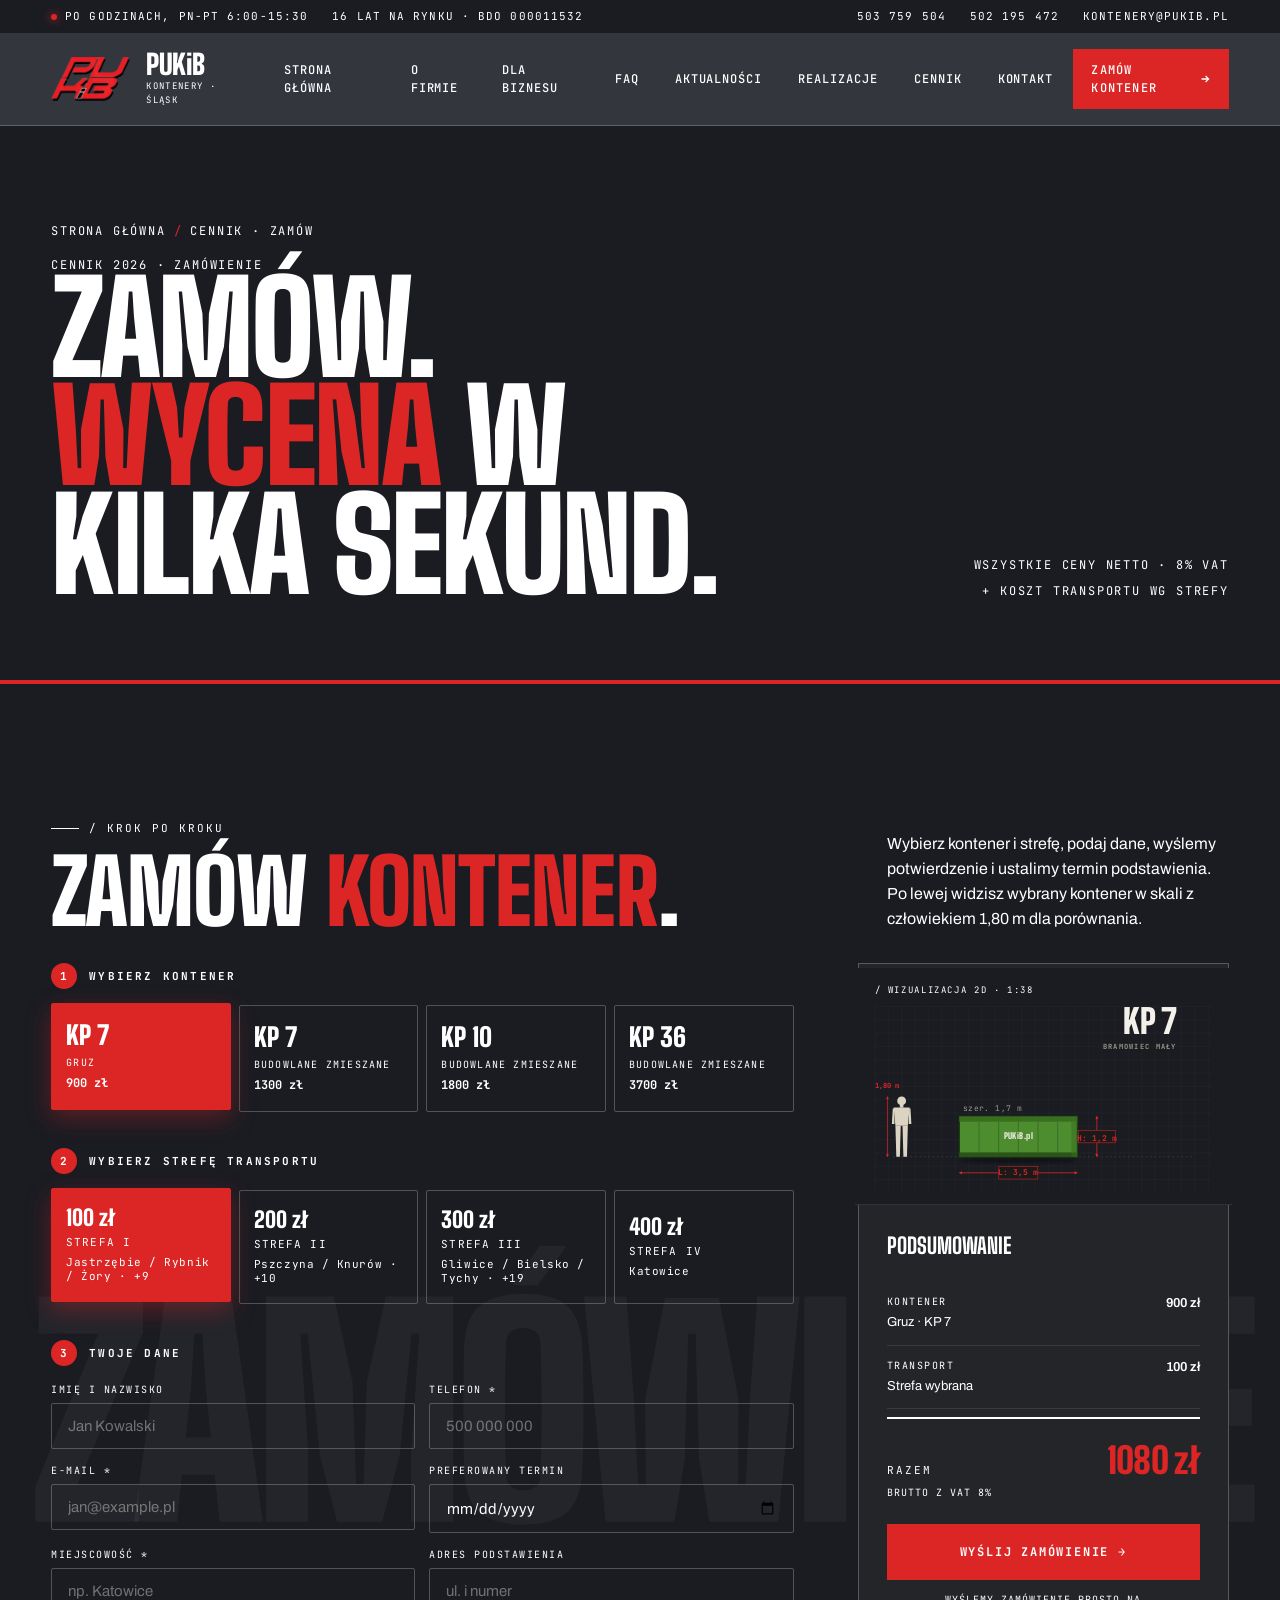
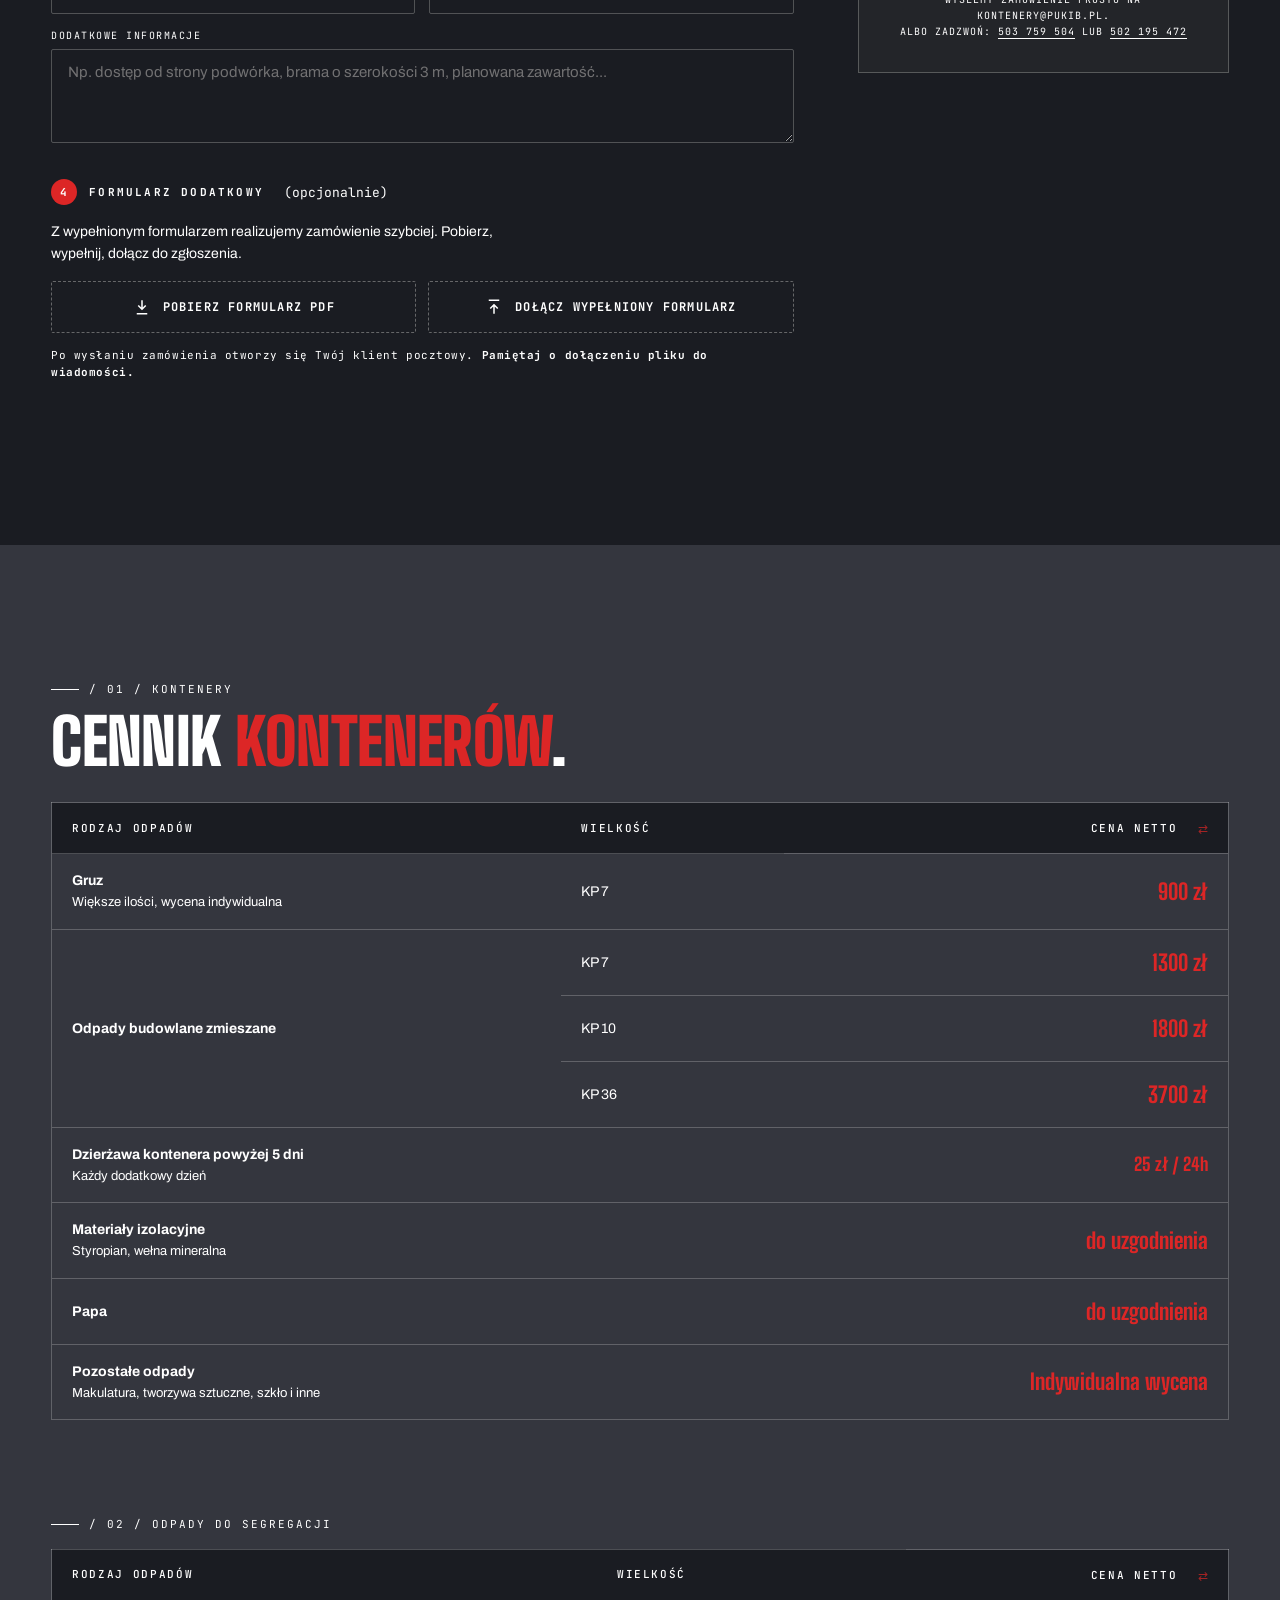
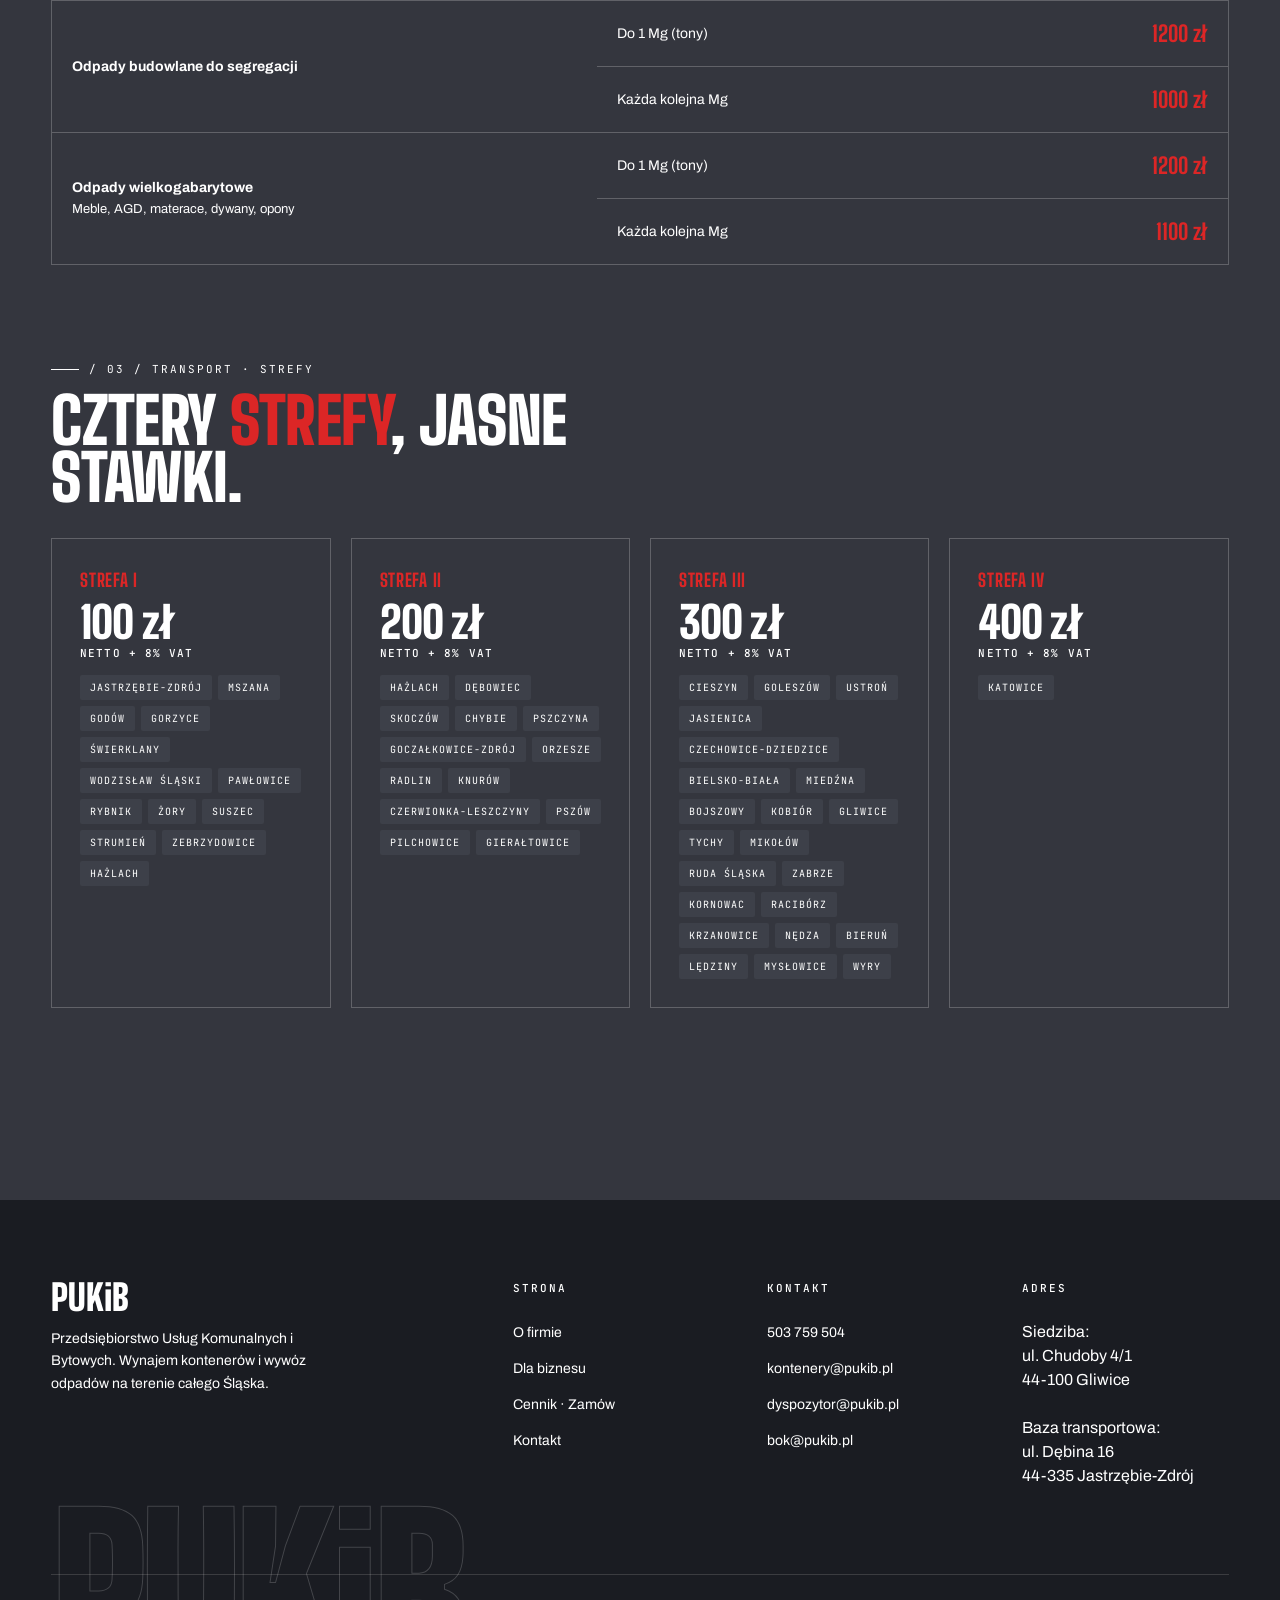
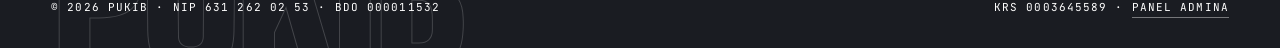
<file: cennik.html>
<!DOCTYPE html>
<html lang="pl">
<head>
  <meta charset="UTF-8">
  <meta name="viewport" content="width=device-width, initial-scale=1.0">
  <title>Cennik · Zamów kontener, PUKiB</title>
  <meta name="description" content="Aktualny cennik 2026 wynajmu kontenerów. Zamów online, wybierz rozmiar, strefę i podaj dane.">
  <link rel="preconnect" href="https://fonts.googleapis.com">
  <link rel="preconnect" href="https://fonts.gstatic.com" crossorigin>
  <link rel="stylesheet" href="css/style.css">
  <link rel="stylesheet" href="css/pages.css">
  <link rel="stylesheet" href="css/admin.css">
  <link rel="stylesheet" href="css/theme-gray.css">
  <link rel="icon" type="image/png" href="assets/img/logo.png">
</head>
<body>

  <div class="topbar">
    <div class="topbar-left">
      <span><span class="topbar-dot" data-hours-dot></span><span data-hours-label>Pracujemy</span>, pn-pt 6:00-15:30</span>
      <span class="topbar-hide-mobile">16 lat na rynku · BDO 000011532</span>
    </div>
    <div class="topbar-right">
      <a href="tel:503759504" class="topbar-link">503 759 504</a>
      <a href="tel:502195472" class="topbar-link topbar-hide-mobile">502 195 472</a>
      <a href="mailto:kontenery@pukib.pl" class="topbar-link">kontenery@pukib.pl</a>
    </div>
  </div>

  <header class="header">
    <a href="index.html" class="brand">
      <img src="assets/img/logo.png" alt="" class="brand-logo">
      <div>
        <div class="brand-text">PUKiB</div>
        <div class="brand-sub">Kontenery · Śląsk</div>
      </div>
    </a>
    <button class="nav-toggle" aria-label="Menu" aria-expanded="false"><span></span></button>
    <nav class="nav">
      <a href="index.html">Strona główna</a>
      <a href="index.html#o-nas">O firmie</a>
      <a href="index.html#biznes">Dla biznesu</a>
      <a href="index.html#faq">FAQ</a>
      <a href="index.html#fb">Aktualności</a>
      <a href="index.html#realizacje">Realizacje</a>
      <a href="#cennik">Cennik</a>
      <a href="index.html#kontakt">Kontakt</a>
      <a href="#zamow" class="nav-cta">
        Zamów kontener
        <svg viewBox="0 0 24 24" fill="none" stroke="currentColor" stroke-width="2.5"><path d="M5 12h14M13 6l6 6-6 6"/></svg>
      </a>
    </nav>
  </header>

  <!-- Page hero -->
  <section class="page-hero">
    <div class="page-hero-grid">
      <div>
        <div class="page-hero-meta">
          <div class="crumb"><span><a href="index.html">Strona główna</a></span><span>Cennik · Zamów</span></div>
          <div>Cennik 2026 · Zamówienie</div>
        </div>
        <h1>Zamów. <em>Wycena</em> w kilka sekund.</h1>
      </div>
      <div class="page-hero-meta" style="text-align:right;">
        <div>Wszystkie ceny netto · 8% VAT</div>
        <div style="margin-top:8px;">+ koszt transportu wg strefy</div>
      </div>
    </div>
  </section>

  <!-- ORDER SECTION, form + animated mini visualization side-by-side -->
  <section class="section order-section" id="zamow">
    <div class="container">
      <div class="section-head" style="margin-bottom:32px;">
        <div>
          <div class="kicker" style="color: var(--paper-3); margin-bottom:16px;">/ Krok po kroku</div>
          <h2 class="display section-title">Zamów <em>kontener</em>.</h2>
        </div>
        <p class="section-intro">Wybierz kontener i strefę, podaj dane, wyślemy potwierdzenie i ustalimy termin podstawienia. Po lewej widzisz wybrany kontener w skali z człowiekiem 1,80 m dla porównania.</p>
      </div>

      <form class="order-grid" data-order-form onsubmit="return false;">
        <!-- Left column: Visualization + Form steps -->
        <div>

          <!-- Step 1 - sizes -->
          <div class="order-step">
            <h3 data-step="1">Wybierz kontener</h3>
            <div class="option-row">
              <button type="button" class="option-btn active" data-size-btn="gruz-7" data-stage-size="7">
                <div class="ob-size">KP 7</div>
                <div class="ob-name">Gruz</div>
                <div class="ob-price" data-pukib-price="gruz-7">900 zł</div>
              </button>
              <button type="button" class="option-btn" data-size-btn="mix-7" data-stage-size="7">
                <div class="ob-size">KP 7</div>
                <div class="ob-name">Budowlane zmieszane</div>
                <div class="ob-price" data-pukib-price="mix-7">1 300 zł</div>
              </button>
              <button type="button" class="option-btn" data-size-btn="mix-10" data-stage-size="10">
                <div class="ob-size">KP 10</div>
                <div class="ob-name">Budowlane zmieszane</div>
                <div class="ob-price" data-pukib-price="mix-10">1 800 zł</div>
              </button>
              <button type="button" class="option-btn" data-size-btn="mix-36" data-stage-size="36">
                <div class="ob-size">KP 36</div>
                <div class="ob-name">Budowlane zmieszane</div>
                <div class="ob-price" data-pukib-price="mix-36">3 700 zł</div>
              </button>
            </div>
          </div>

          <!-- Step 2 - zone -->
          <div class="order-step">
            <h3 data-step="2">Wybierz strefę transportu</h3>
            <div class="zone-row">
              <button type="button" class="zone-btn active" data-waste-btn="strefa1">
                <div class="zb-num" data-pukib-zone-price="strefa1">100 zł</div>
                <div class="zb-price" data-pukib-zone-name="strefa1">Strefa I</div>
                <div class="zb-cities">Jastrzębie / Rybnik / Żory · +9</div>
              </button>
              <button type="button" class="zone-btn" data-waste-btn="strefa2">
                <div class="zb-num" data-pukib-zone-price="strefa2">200 zł</div>
                <div class="zb-price" data-pukib-zone-name="strefa2">Strefa II</div>
                <div class="zb-cities">Pszczyna / Knurów · +10</div>
              </button>
              <button type="button" class="zone-btn" data-waste-btn="strefa3">
                <div class="zb-num" data-pukib-zone-price="strefa3">300 zł</div>
                <div class="zb-price" data-pukib-zone-name="strefa3">Strefa III</div>
                <div class="zb-cities">Gliwice / Bielsko / Tychy · +19</div>
              </button>
              <button type="button" class="zone-btn" data-waste-btn="strefa4">
                <div class="zb-num" data-pukib-zone-price="strefa4">400 zł</div>
                <div class="zb-price" data-pukib-zone-name="strefa4">Strefa IV</div>
                <div class="zb-cities">Katowice</div>
              </button>
            </div>
          </div>

          <!-- Step 3 - data -->
          <div class="order-step">
            <h3 data-step="3">Twoje dane</h3>
            <div class="field-row">
              <div class="field">
                <label for="f-name">Imię i nazwisko</label>
                <input id="f-name" name="name" type="text" placeholder="Jan Kowalski">
              </div>
              <div class="field">
                <label for="f-phone">Telefon *</label>
                <input id="f-phone" name="phone" type="tel" required placeholder="500 000 000">
              </div>
            </div>
            <div class="field-row">
              <div class="field">
                <label for="f-email">E-mail *</label>
                <input id="f-email" name="email" type="email" required placeholder="jan@example.pl">
              </div>
              <div class="field">
                <label for="f-date">Preferowany termin</label>
                <input id="f-date" name="date" type="date">
              </div>
            </div>
            <div class="field-row">
              <div class="field">
                <label for="f-city">Miejscowość *</label>
                <input id="f-city" name="city" type="text" required placeholder="np. Katowice">
              </div>
              <div class="field">
                <label for="f-address">Adres podstawienia</label>
                <input id="f-address" name="address" type="text" placeholder="ul. i numer">
              </div>
            </div>
            <div class="field" style="margin-top:14px;">
              <label for="f-notes">Dodatkowe informacje</label>
              <textarea id="f-notes" name="notes" rows="4" placeholder="Np. dostęp od strony podwórka, brama o szerokości 3 m, planowana zawartość..."></textarea>
            </div>
          </div>

          <!-- Step 4 - downloadable form / upload -->
          <div class="order-step">
            <h3 data-step="4">Formularz dodatkowy <span style="font-size:13px; font-weight:400; text-transform:none; letter-spacing:0; color:var(--paper-3); margin-left:8px;">(opcjonalnie)</span></h3>
            <p class="order-form-intro">Z wypełnionym formularzem realizujemy zamówienie szybciej. Pobierz, wypełnij, dołącz do zgłoszenia.</p>
            <div class="form-actions">
              <a href="assets/forms/formularz-zamowienia.pdf" download="formularz-zamowienia.pdf" class="form-download-btn" data-pukib-pdf>
                <svg width="18" height="18" viewBox="0 0 24 24" fill="none" stroke="currentColor" stroke-width="2"><path d="M12 3v12M7 10l5 5 5-5M5 21h14"/></svg>
                <span>Pobierz formularz PDF</span>
              </a>
              <label class="form-upload-btn" for="f-form-file">
                <svg width="18" height="18" viewBox="0 0 24 24" fill="none" stroke="currentColor" stroke-width="2"><path d="M12 21V9M7 14l5-5 5 5M5 3h14"/></svg>
                <span data-upload-label>Dołącz wypełniony formularz</span>
                <input id="f-form-file" name="formfile" type="file" accept=".pdf,.doc,.docx,.jpg,.jpeg,.png" data-form-file>
              </label>
            </div>
            <p class="form-upload-hint">Po wysłaniu zamówienia otworzy się Twój klient pocztowy. <strong>Pamiętaj o dołączeniu pliku do wiadomości.</strong></p>
          </div>
        </div>

        <!-- Sticky summary aside with mini 2D visualization -->
        <aside class="order-summary" data-showcase>
          <!-- 2D mini visualization (changes when size button clicked) -->
          <div class="order-viz-mini">
            <div class="order-viz-mini-label">/ Wizualizacja 2D · 1:38</div>
            <svg viewBox="0 0 380 210" class="order-viz-mini-svg" xmlns="http://www.w3.org/2000/svg">
              <defs>
                <filter id="blr" x="-50%" y="-50%" width="200%" height="200%">
                  <feGaussianBlur in="SourceGraphic" stdDeviation="2"/>
                </filter>
                <marker id="arr2" viewBox="0 0 10 10" refX="9" refY="5" markerWidth="4" markerHeight="4" orient="auto-start-reverse">
                  <path d="M 0 0 L 10 5 L 0 10 Z" fill="#dc2626"/>
                </marker>
                <pattern id="vizg2" width="15" height="15" patternUnits="userSpaceOnUse">
                  <path d="M 15 0 L 0 0 0 15" fill="none" stroke="rgba(244,241,234,0.04)" stroke-width="1"/>
                </pattern>
              </defs>
              <rect width="380" height="210" fill="url(#vizg2)"/>

              <!-- Ground baseline -->
              <line x1="20" y1="170" x2="360" y2="170" stroke="rgba(244,241,234,0.18)" stroke-dasharray="2 3" stroke-width="0.7"/>

              <!-- Reference human at x=30, foot at y=170, head top at y=102 (1.8m × 38 = 68px) -->
              <!-- Proportions: head 10px, neck 3, torso 21px, legs 35px = 68px -->
              <g class="human" transform="translate(30, 102)">
                <!-- head -->
                <circle cx="0" cy="5" r="5" fill="#dcd4c2"/>
                <!-- neck -->
                <rect x="-2" y="9.5" width="4" height="3" fill="#dcd4c2"/>
                <!-- torso (trapezoid wider at shoulders) -->
                <path d="M -9 12.5 L 9 12.5 L 7 33 L -7 33 Z" fill="#dcd4c2"/>
                <!-- left arm -->
                <path d="M -10 13.5 L -11 31 L -8 31 L -8.5 13.5 Z" fill="#dcd4c2"/>
                <!-- right arm -->
                <path d="M 10 13.5 L 11 31 L 8 31 L 8.5 13.5 Z" fill="#dcd4c2"/>
                <!-- left leg -->
                <path d="M -7 33 L -1 33 L -2 68 L -6 68 Z" fill="#dcd4c2"/>
                <!-- right leg -->
                <path d="M 1 33 L 7 33 L 6 68 L 2 68 Z" fill="#dcd4c2"/>
              </g>
              <!-- Human dimension -->
              <line x1="14" y1="102" x2="14" y2="170" stroke="#dc2626" stroke-width="0.8" marker-start="url(#arr2)" marker-end="url(#arr2)"/>
              <text x="14" y="92" font-family="JetBrains Mono, monospace" font-size="8" fill="#dc2626" text-anchor="middle" font-weight="700">1,80 m</text>

  <!-- 2D side-elevation stages, v2 -->
    <g class="stage" data-size-stage="7">
      <ellipse cx="161.5" cy="174" rx="66.5" ry="3" fill="rgba(10,10,10,0.35)" filter="url(#blr)"/>
      <rect x="95.0" y="124.4" width="133.0" height="45.6" fill="#4d8c2f" stroke="#1a3d10" stroke-width="1.5"/>
      <rect x="95.0" y="124.4" width="133.0" height="6" fill="#3a6f1f"/>
      <rect x="95.0" y="165.0" width="133.0" height="5" fill="#2a5418"/>
      <g opacity="0.4" stroke="#1a3d10" stroke-width="1">
        <line x1="117.2" y1="130.4" x2="117.2" y2="165.0"/>
        <line x1="139.3" y1="130.4" x2="139.3" y2="165.0"/>
        <line x1="161.5" y1="130.4" x2="161.5" y2="165.0"/>
        <line x1="183.7" y1="130.4" x2="183.7" y2="165.0"/>
        <line x1="205.8" y1="130.4" x2="205.8" y2="165.0"/>
      </g>
      <rect x="221.2" y="130.4" width="6.8" height="39.6" fill="#3a6f1f" opacity="0.5"/>
      <text x="161.5" y="150.1" font-family="Big Shoulders Display, Impact, sans-serif" font-weight="900" font-size="9.6" fill="rgba(245,241,234,0.92)" text-anchor="middle" letter-spacing="0.5">PUKiB.pl</text>
      <line x1="95.0" y1="188" x2="228.0" y2="188" stroke="#dc2626" stroke-width="0.9" marker-start="url(#arr2)" marker-end="url(#arr2)"/>
      <rect x="139.5" y="181" width="44" height="14" fill="#1a1a1a" stroke="#dc2626" stroke-width="0.6"/>
      <text x="161.5" y="191" font-family="JetBrains Mono, monospace" font-size="9" font-weight="700" fill="#dc2626" text-anchor="middle">L: 3,5 m</text>
      <line x1="250.0" y1="124.4" x2="250.0" y2="170.0" stroke="#dc2626" stroke-width="0.9" marker-start="url(#arr2)" marker-end="url(#arr2)"/>
      <rect x="229.0" y="140.2" width="42" height="14" fill="#1a1a1a" stroke="#dc2626" stroke-width="0.6"/>
      <text x="250.0" y="152.2" font-family="JetBrains Mono, monospace" font-size="9" font-weight="700" fill="#dc2626" text-anchor="middle">H: 1,2 m</text>
      <text x="99.0" y="118.4" font-family="JetBrains Mono, monospace" font-size="9" letter-spacing="0.05em" fill="#9a958a">szer. 1,7 m</text>
      <text x="340" y="32" font-family="Big Shoulders Display" font-weight="900" font-size="38" fill="#f4f1ea" text-anchor="end" letter-spacing="-0.02em">KP 7</text>
      <text x="340" y="48" font-family="JetBrains Mono" font-size="8" font-weight="700" letter-spacing="0.18em" fill="#9a958a" text-anchor="end">BRAMOWIEC MAŁY</text>
    </g>

    <g class="stage" data-size-stage="10">
      <ellipse cx="161.5" cy="174" rx="66.5" ry="3" fill="rgba(10,10,10,0.35)" filter="url(#blr)"/>
      <rect x="95.0" y="105.4" width="133.0" height="64.6" fill="#4d8c2f" stroke="#1a3d10" stroke-width="1.5"/>
      <rect x="95.0" y="105.4" width="133.0" height="6" fill="#3a6f1f"/>
      <rect x="95.0" y="165.0" width="133.0" height="5" fill="#2a5418"/>
      <g opacity="0.4" stroke="#1a3d10" stroke-width="1">
        <line x1="117.2" y1="111.4" x2="117.2" y2="165.0"/>
        <line x1="139.3" y1="111.4" x2="139.3" y2="165.0"/>
        <line x1="161.5" y1="111.4" x2="161.5" y2="165.0"/>
        <line x1="183.7" y1="111.4" x2="183.7" y2="165.0"/>
        <line x1="205.8" y1="111.4" x2="205.8" y2="165.0"/>
      </g>
      <rect x="221.2" y="111.4" width="6.8" height="58.6" fill="#3a6f1f" opacity="0.5"/>
      <text x="161.5" y="141.8" font-family="Big Shoulders Display, Impact, sans-serif" font-weight="900" font-size="13.6" fill="rgba(245,241,234,0.92)" text-anchor="middle" letter-spacing="0.5">PUKiB.pl</text>
      <line x1="95.0" y1="188" x2="228.0" y2="188" stroke="#dc2626" stroke-width="0.9" marker-start="url(#arr2)" marker-end="url(#arr2)"/>
      <rect x="139.5" y="181" width="44" height="14" fill="#1a1a1a" stroke="#dc2626" stroke-width="0.6"/>
      <text x="161.5" y="191" font-family="JetBrains Mono, monospace" font-size="9" font-weight="700" fill="#dc2626" text-anchor="middle">L: 3,5 m</text>
      <line x1="250.0" y1="105.4" x2="250.0" y2="170.0" stroke="#dc2626" stroke-width="0.9" marker-start="url(#arr2)" marker-end="url(#arr2)"/>
      <rect x="229.0" y="130.7" width="42" height="14" fill="#1a1a1a" stroke="#dc2626" stroke-width="0.6"/>
      <text x="250.0" y="142.7" font-family="JetBrains Mono, monospace" font-size="9" font-weight="700" fill="#dc2626" text-anchor="middle">H: 1,7 m</text>
      <text x="99.0" y="99.4" font-family="JetBrains Mono, monospace" font-size="9" letter-spacing="0.05em" fill="#9a958a">szer. 1,7 m</text>
      <text x="340" y="32" font-family="Big Shoulders Display" font-weight="900" font-size="38" fill="#f4f1ea" text-anchor="end" letter-spacing="-0.02em">KP 10</text>
      <text x="340" y="48" font-family="JetBrains Mono" font-size="8" font-weight="700" letter-spacing="0.18em" fill="#9a958a" text-anchor="end">BRAMOWIEC ŚREDNI</text>
    </g>

    <g class="stage" data-size-stage="36">
      <ellipse cx="218.5" cy="174" rx="123.5" ry="3" fill="rgba(10,10,10,0.35)" filter="url(#blr)"/>
      <rect x="95.0" y="82.2" width="247.0" height="87.8" fill="#4d8c2f" stroke="#1a3d10" stroke-width="1.5"/>
      <rect x="95.0" y="82.2" width="247.0" height="6" fill="#3a6f1f"/>
      <rect x="95.0" y="165.0" width="247.0" height="5" fill="#2a5418"/>
      <g opacity="0.4" stroke="#1a3d10" stroke-width="1">
        <line x1="119.7" y1="88.2" x2="119.7" y2="165.0"/>
        <line x1="144.4" y1="88.2" x2="144.4" y2="165.0"/>
        <line x1="169.1" y1="88.2" x2="169.1" y2="165.0"/>
        <line x1="193.8" y1="88.2" x2="193.8" y2="165.0"/>
        <line x1="218.5" y1="88.2" x2="218.5" y2="165.0"/>
        <line x1="243.2" y1="88.2" x2="243.2" y2="165.0"/>
        <line x1="267.9" y1="88.2" x2="267.9" y2="165.0"/>
        <line x1="292.6" y1="88.2" x2="292.6" y2="165.0"/>
        <line x1="317.3" y1="88.2" x2="317.3" y2="165.0"/>
      </g>
      <rect x="334.0" y="88.2" width="8.0" height="81.8" fill="#3a6f1f" opacity="0.5"/>
      <text x="218.5" y="131.7" font-family="Big Shoulders Display, Impact, sans-serif" font-weight="900" font-size="18.5" fill="rgba(245,241,234,0.92)" text-anchor="middle" letter-spacing="0.5">PUKiB.pl</text>
      <line x1="95.0" y1="188" x2="342.0" y2="188" stroke="#dc2626" stroke-width="0.9" marker-start="url(#arr2)" marker-end="url(#arr2)"/>
      <rect x="196.5" y="181" width="44" height="14" fill="#1a1a1a" stroke="#dc2626" stroke-width="0.6"/>
      <text x="218.5" y="191" font-family="JetBrains Mono, monospace" font-size="9" font-weight="700" fill="#dc2626" text-anchor="middle">L: 6,5 m</text>
      <line x1="352.0" y1="82.2" x2="352.0" y2="170.0" stroke="#dc2626" stroke-width="0.9" marker-start="url(#arr2)" marker-end="url(#arr2)"/>
      <rect x="331.0" y="119.1" width="42" height="14" fill="#1a1a1a" stroke="#dc2626" stroke-width="0.6"/>
      <text x="352.0" y="131.1" font-family="JetBrains Mono, monospace" font-size="9" font-weight="700" fill="#dc2626" text-anchor="middle">H: 2,31 m</text>
      <text x="99.0" y="76.2" font-family="JetBrains Mono, monospace" font-size="9" letter-spacing="0.05em" fill="#9a958a">szer. 2,4 m</text>
      <text x="340" y="32" font-family="Big Shoulders Display" font-weight="900" font-size="38" fill="#f4f1ea" text-anchor="end" letter-spacing="-0.02em">KP 36</text>
      <text x="340" y="48" font-family="JetBrains Mono" font-size="8" font-weight="700" letter-spacing="0.18em" fill="#9a958a" text-anchor="end">HAKOWIEC DUŻY</text>
    </g>


            </svg>
          </div>

          <h4>Podsumowanie</h4>
          <div class="summary-row">
            <div>
              <span class="summary-label">Kontener</span>
              <span data-summary-size>Gruz · KP 7</span>
            </div>
            <div class="summary-value" data-summary-price>900 zł</div>
          </div>
          <div class="summary-row">
            <div>
              <span class="summary-label">Transport</span>
              <span>Strefa wybrana</span>
            </div>
            <div class="summary-value" data-summary-transport>100 zł</div>
          </div>
          <div class="summary-total">
            <div>
              <span class="total-label">Razem</span>
              <span class="total-vat">brutto z VAT 8%</span>
            </div>
            <div class="total-amount" data-summary-total>1 080 zł</div>
          </div>
          <button class="summary-submit" data-submit type="submit">
            Wyślij zamówienie →
          </button>
          <p class="summary-note">Wyślemy zamówienie prosto na kontenery@pukib.pl.<br>Albo zadzwoń: <a href="tel:503759504" style="color:var(--paper); border-bottom:1px solid var(--paper);">503 759 504</a> lub <a href="tel:502195472" style="color:var(--paper); border-bottom:1px solid var(--paper);">502 195 472</a></p>
        </aside>
      </form>
    </div>
  </section>

  <!-- Pricing tables -->
  <section class="section pricing-section" id="cennik">
    <div class="container">

      <div class="kicker" style="margin-bottom:16px;">/ 01 / Kontenery</div>
      <h2 class="display" style="font-size:clamp(36px,5vw,64px); margin-bottom:32px; max-width:18ch;">Cennik <em style="font-style:normal;color:var(--red);">kontenerów</em>.</h2>

      <table class="pricing-table">
        <thead>
          <tr>
            <th>Rodzaj odpadów</th>
            <th>Wielkość</th>
            <th style="text-align:right;" data-pukib-price-header>Cena netto</th>
          </tr>
        </thead>
        <tbody>
          <tr>
            <td><strong>Gruz</strong><br><span style="font-size:13px;">Większe ilości, wycena indywidualna</span></td>
            <td>KP 7</td>
            <td class="price-cell" data-pukib-price="gruz-7">900 zł</td>
          </tr>
          <tr>
            <td rowspan="3"><strong>Odpady budowlane zmieszane</strong></td>
            <td>KP 7</td>
            <td class="price-cell" data-pukib-price="mix-7">1 300 zł</td>
          </tr>
          <tr>
            <td>KP 10</td>
            <td class="price-cell" data-pukib-price="mix-10">1 800 zł</td>
          </tr>
          <tr>
            <td>KP 36</td>
            <td class="price-cell" data-pukib-price="mix-36">3 700 zł</td>
          </tr>
          <tr>
            <td colspan="2"><strong>Dzierżawa kontenera powyżej 5 dni</strong><br><span style="font-size:13px;">Każdy dodatkowy dzień</span></td>
            <td class="price-cell" style="font-size:18px;" data-pukib-price="rent-daily" data-pukib-suffix=" / 24h">25 zł / 24h</td>
          </tr>
          <tr>
            <td colspan="2"><strong>Materiały izolacyjne</strong><br><span style="font-size:13px;">Styropian, wełna mineralna</span></td>
            <td class="price-cell" data-pukib-price="materialy-izolacyjne">do uzgodnienia</td>
          </tr>
          <tr>
            <td colspan="2"><strong>Papa</strong></td>
            <td class="price-cell" data-pukib-price="papa">do uzgodnienia</td>
          </tr>
          <tr>
            <td colspan="2"><strong>Pozostałe odpady</strong><br><span style="font-size:13px;">Makulatura, tworzywa sztuczne, szkło i inne</span></td>
            <td class="price-cell" data-pukib-price="pozostale">Indywidualna wycena</td>
          </tr>
        </tbody>
      </table>

      <div class="kicker" style="margin-bottom:16px; margin-top:64px;">/ 02 / Odpady do segregacji</div>
      <table class="pricing-table">
        <thead>
          <tr>
            <th>Rodzaj odpadów</th>
            <th>Wielkość</th>
            <th style="text-align:right;" data-pukib-price-header>Cena netto</th>
          </tr>
        </thead>
        <tbody>
          <tr>
            <td rowspan="2"><strong>Odpady budowlane do segregacji</strong></td>
            <td>Do 1 Mg (tony)</td>
            <td class="price-cell" data-pukib-price="budowlane-segregacja-1">1 200 zł</td>
          </tr>
          <tr>
            <td>Każda kolejna Mg</td>
            <td class="price-cell" data-pukib-price="budowlane-segregacja-n">1 000 zł</td>
          </tr>
          <tr>
            <td rowspan="2"><strong>Odpady wielkogabarytowe</strong><br><span style="font-size:13px;">Meble, AGD, materace, dywany, opony</span></td>
            <td>Do 1 Mg (tony)</td>
            <td class="price-cell" data-pukib-price="wielkogabarytowe-1">1 200 zł</td>
          </tr>
          <tr>
            <td>Każda kolejna Mg</td>
            <td class="price-cell" data-pukib-price="wielkogabarytowe-n">1 100 zł</td>
          </tr>
        </tbody>
      </table>

      <div class="kicker" style="margin-bottom:16px; margin-top:64px;">/ 03 / Transport · Strefy</div>
      <h2 class="display" style="font-size:clamp(36px,5vw,64px); margin-bottom:32px; max-width:18ch;">Cztery <em style="font-style:normal;color:var(--red);">strefy</em>, jasne stawki.</h2>

      <div class="zones-grid">
        <div class="zone-card">
          <div class="zone-num" data-pukib-zone-name="strefa1">STREFA I</div>
          <div class="zone-price"><span data-pukib-zone-price="strefa1">100 zł</span><small>netto + 8% VAT</small></div>
          <div class="zone-cities" data-pukib-zone-cities="strefa1">
            <span>Jastrzębie-Zdrój</span><span>Mszana</span><span>Godów</span><span>Gorzyce</span><span>Świerklany</span><span>Wodzisław Śląski</span><span>Pawłowice</span><span>Rybnik</span><span>Żory</span><span>Suszec</span><span>Strumień</span><span>Zebrzydowice</span><span>Hażlach</span>
          </div>
        </div>
        <div class="zone-card">
          <div class="zone-num" data-pukib-zone-name="strefa2">STREFA II</div>
          <div class="zone-price"><span data-pukib-zone-price="strefa2">200 zł</span><small>netto + 8% VAT</small></div>
          <div class="zone-cities" data-pukib-zone-cities="strefa2">
            <span>Hażlach</span><span>Dębowiec</span><span>Skoczów</span><span>Chybie</span><span>Pszczyna</span><span>Goczałkowice-Zdrój</span><span>Orzesze</span><span>Radlin</span><span>Knurów</span><span>Czerwionka-Leszczyny</span><span>Pszów</span><span>Pilchowice</span><span>Gierałtowice</span>
          </div>
        </div>
        <div class="zone-card">
          <div class="zone-num" data-pukib-zone-name="strefa3">STREFA III</div>
          <div class="zone-price"><span data-pukib-zone-price="strefa3">300 zł</span><small>netto + 8% VAT</small></div>
          <div class="zone-cities" data-pukib-zone-cities="strefa3">
            <span>Cieszyn</span><span>Goleszów</span><span>Ustroń</span><span>Jasienica</span><span>Czechowice-Dziedzice</span><span>Bielsko-Biała</span><span>Miedźna</span><span>Bojszowy</span><span>Kobiór</span><span>Gliwice</span><span>Tychy</span><span>Mikołów</span><span>Ruda Śląska</span><span>Zabrze</span><span>Kornowac</span><span>Racibórz</span><span>Krzanowice</span><span>Nędza</span><span>Bieruń</span><span>Lędziny</span><span>Mysłowice</span><span>Wyry</span>
          </div>
        </div>
        <div class="zone-card">
          <div class="zone-num" data-pukib-zone-name="strefa4">STREFA IV</div>
          <div class="zone-price"><span data-pukib-zone-price="strefa4">400 zł</span><small>netto + 8% VAT</small></div>
          <div class="zone-cities" data-pukib-zone-cities="strefa4">
            <span>Katowice</span>
          </div>
        </div>
      </div>

    </div>
  </section>

  <!-- Footer -->
  <footer class="footer">
    <div class="container">
      <div class="footer-grid">
        <div class="footer-col">
          <div class="footer-brand-line">PUKiB</div>
          <p class="footer-brand-text">Przedsiębiorstwo Usług Komunalnych i Bytowych. Wynajem kontenerów i wywóz odpadów na terenie całego Śląska.</p>
        </div>
        <div class="footer-col">
          <h4>Strona</h4>
          <ul>
            <li><a href="index.html#o-nas">O firmie</a></li>
            <li><a href="index.html#biznes">Dla biznesu</a></li>
            <li><a href="cennik.html">Cennik · Zamów</a></li>
            <li><a href="index.html#kontakt">Kontakt</a></li>
          </ul>
        </div>
        <div class="footer-col">
          <h4>Kontakt</h4>
          <ul>
            <li><a href="tel:503759504">503 759 504</a></li>
            <li><a href="mailto:kontenery@pukib.pl">kontenery@pukib.pl</a></li>
            <li><a href="mailto:dyspozytor@pukib.pl">dyspozytor@pukib.pl</a></li>
            <li><a href="mailto:bok@pukib.pl">bok@pukib.pl</a></li>
          </ul>
        </div>
        <div class="footer-col">
          <h4>Adres</h4>
          <ul>
            <li>Siedziba:<br>ul. Chudoby 4/1<br>44-100 Gliwice</li>
            <li style="margin-top:12px;">Baza transportowa:<br>ul. Dębina 16<br>44-335 Jastrzębie-Zdrój</li>
          </ul>
        </div>
      </div>
      <div class="footer-mega" aria-hidden="true">PUKiB</div>
      <div class="footer-bottom">
        <span>© <span id="year">2026</span> PUKiB · NIP 631 262 02 53 · BDO 000011532</span>
        <span>KRS 0003645589 · <button type="button" class="admin-trigger" data-admin-trigger>Panel admina</button></span>
      </div>
    </div>
  </footer>

  <script src="js/admin.js"></script>
  <script src="js/main.js"></script>
  <script>document.getElementById('year').textContent = new Date().getFullYear();</script>
</body>
</html>
</file>
<file: css/style.css>
/* =========================================================
   PUKiB, Industrial editorial design system
   ========================================================= */

@import url('https://fonts.googleapis.com/css2?family=Big+Shoulders+Display:wght@400;600;800;900&family=Archivo:wght@400;500;600;700;900&family=JetBrains+Mono:wght@400;500;700&display=swap');

:root {
  /* Brand */
  --red: #dc2626;
  --red-deep: #991b1b;
  --red-glow: rgba(220, 38, 38, 0.35);

  /* Neutrals */
  --ink: #0a0a0a;
  --ink-2: #1a1a1a;
  --ink-3: #2a2a2a;
  --paper: #f4f1ea;
  --paper-2: #ebe7dc;
  --paper-3: #d8d3c4;
  --line: #1a1a1a;
  --line-soft: rgba(10, 10, 10, 0.12);

  /* Accent, green from the actual containers */
  --green: #4d8c2f;

  /* Type */
  --font-display: 'Big Shoulders Display', 'Impact', sans-serif;
  --font-body: 'Archivo', system-ui, sans-serif;
  --font-mono: 'JetBrains Mono', 'Courier New', monospace;

  /* Layout */
  --max-w: 1440px;
  --pad-x: clamp(20px, 4vw, 64px);
  --radius: 2px;
}

* { box-sizing: border-box; margin: 0; padding: 0; }

html { scroll-behavior: smooth; -webkit-text-size-adjust: 100%; }

body {
  font-family: var(--font-body);
  background: var(--paper);
  color: var(--ink);
  line-height: 1.5;
  font-weight: 400;
  overflow-x: hidden;
  -webkit-font-smoothing: antialiased;
  -moz-osx-font-smoothing: grayscale;
}

img, video { max-width: 100%; display: block; }

a { color: inherit; text-decoration: none; }

button { font-family: inherit; cursor: pointer; border: none; background: none; }

::selection { background: var(--red); color: var(--paper); }

/* =========================================================
   Typography utilities
   ========================================================= */

.display {
  font-family: var(--font-display);
  font-weight: 900;
  line-height: 0.88;
  letter-spacing: -0.01em;
  text-transform: uppercase;
}

.mono {
  font-family: var(--font-mono);
  font-weight: 500;
  letter-spacing: 0.02em;
}

.kicker {
  font-family: var(--font-mono);
  font-size: 11px;
  text-transform: uppercase;
  letter-spacing: 0.18em;
  color: var(--ink-3);
  display: inline-flex;
  align-items: center;
  gap: 10px;
}

.kicker::before {
  content: '';
  width: 28px;
  height: 1px;
  background: currentColor;
}

.kicker.no-line::before { display: none; }

/* =========================================================
   Topbar, technical industrial info bar
   ========================================================= */

.topbar {
  background: var(--ink);
  color: var(--paper);
  font-family: var(--font-mono);
  font-size: 11px;
  letter-spacing: 0.1em;
  text-transform: uppercase;
  padding: 8px var(--pad-x);
  display: flex;
  justify-content: space-between;
  align-items: center;
  position: relative;
  z-index: 50;
  overflow: hidden;
}

.topbar-left, .topbar-right {
  display: flex;
  gap: 24px;
  align-items: center;
}

.topbar-dot {
  width: 6px;
  height: 6px;
  background: #2eea7e;
  border-radius: 50%;
  display: inline-block;
  margin-right: 8px;
  box-shadow: 0 0 8px #2eea7e;
  animation: pulse 2s infinite;
  transition: background 0.3s, box-shadow 0.3s;
}

.topbar-dot.off-hours {
  background: var(--red);
  box-shadow: 0 0 8px var(--red);
}

.topbar-link {
  color: var(--paper);
  transition: color 0.2s;
}

.topbar-link:hover {
  color: var(--red);
}

@keyframes pulse {
  0%, 100% { opacity: 1; }
  50% { opacity: 0.4; }
}

@media (max-width: 800px) {
  .topbar-hide-mobile { display: none; }
  .topbar { font-size: 10px; gap: 12px; }
}

/* =========================================================
   Header / Navigation
   ========================================================= */

.header {
  position: sticky;
  top: 0;
  z-index: 40;
  background: var(--paper);
  border-bottom: 1px solid var(--line);
  padding: 16px var(--pad-x);
  display: flex;
  align-items: center;
  justify-content: space-between;
  gap: 24px;
}

.brand {
  display: flex;
  align-items: center;
  gap: 14px;
}

.brand-logo {
  height: 44px;
  width: auto;
}

.brand-text {
  font-family: var(--font-display);
  font-weight: 900;
  font-size: 28px;
  letter-spacing: -0.02em;
  line-height: 1;
  color: var(--ink);
}

.brand-sub {
  font-family: var(--font-mono);
  font-size: 9px;
  letter-spacing: 0.15em;
  color: var(--ink-3);
  text-transform: uppercase;
  margin-top: 2px;
}

.nav {
  display: flex;
  gap: 4px;
  align-items: center;
}

.nav a {
  font-family: var(--font-mono);
  font-size: 12px;
  font-weight: 500;
  letter-spacing: 0.08em;
  text-transform: uppercase;
  padding: 10px 16px;
  position: relative;
  transition: background 0.2s, color 0.2s;
}

.nav a:not(.nav-cta):hover {
  background: var(--ink);
  color: var(--paper);
}

.nav a.active:not(.nav-cta) {
  background: var(--ink);
  color: var(--paper);
}

.nav-cta {
  background: var(--red);
  color: var(--paper) !important;
  padding: 12px 18px !important;
  font-weight: 700;
  letter-spacing: 0.1em !important;
  display: inline-flex;
  align-items: center;
  gap: 8px;
  transition: background 0.2s, transform 0.2s;
}

.nav-cta:hover { background: var(--red-deep); transform: translateY(-1px); color: var(--paper) !important; }

.nav-cta svg { width: 14px; height: 14px; }

.nav-toggle {
  display: none;
  width: 44px;
  height: 44px;
  align-items: center;
  justify-content: center;
}

.nav-toggle span {
  position: relative;
  display: block;
  width: 24px;
  height: 2px;
  background: var(--ink);
}

.nav-toggle span::before, .nav-toggle span::after {
  content: '';
  position: absolute;
  left: 0;
  width: 24px;
  height: 2px;
  background: var(--ink);
  transition: transform 0.3s;
}

.nav-toggle span::before { top: -7px; }
.nav-toggle span::after { top: 7px; }

.nav-toggle.open span { background: transparent; }
.nav-toggle.open span::before { transform: rotate(45deg) translate(5px, 5px); }
.nav-toggle.open span::after { transform: rotate(-45deg) translate(5px, -5px); }

@media (max-width: 1100px) {
  .nav { display: none; }
  .nav-toggle { display: flex; }
  .nav.open {
    display: flex;
    position: fixed;
    inset: 96px 0 0 0;
    background: var(--paper);
    flex-direction: column;
    align-items: stretch;
    padding: 24px var(--pad-x);
    gap: 0;
    border-top: 1px solid var(--line);
    z-index: 35;
  }
  .nav.open a {
    padding: 18px 0 !important;
    border-bottom: 1px solid var(--line-soft);
    font-size: 14px;
    letter-spacing: 0.1em;
  }
  .nav.open a.active::after { display: none; }
  .nav.open .nav-cta {
    margin-top: 16px;
    justify-content: center;
    padding: 18px !important;
    border-bottom: none !important;
  }
}

/* =========================================================
   Buttons
   ========================================================= */

.btn {
  display: inline-flex;
  align-items: center;
  gap: 12px;
  font-family: var(--font-mono);
  font-size: 12px;
  font-weight: 700;
  letter-spacing: 0.12em;
  text-transform: uppercase;
  padding: 18px 26px;
  border-radius: var(--radius);
  transition: all 0.2s;
  border: 1px solid transparent;
  cursor: pointer;
}

.btn-primary {
  background: var(--red);
  color: var(--paper);
}

.btn-primary:hover {
  background: var(--red-deep);
  transform: translateY(-2px);
  box-shadow: 0 12px 30px var(--red-glow);
}

.btn-ghost {
  background: transparent;
  color: var(--paper);
  border-color: rgba(244, 241, 234, 0.3);
}

.btn-ghost:hover {
  border-color: var(--paper);
  background: rgba(244, 241, 234, 0.06);
}

.btn-dark {
  background: var(--ink);
  color: var(--paper);
}

.btn-dark:hover {
  background: var(--ink-3);
  transform: translateY(-2px);
}

.btn .arrow {
  width: 14px;
  height: 14px;
  transition: transform 0.2s;
}

.btn:hover .arrow { transform: translateX(4px); }

/* =========================================================
   Section primitives
   ========================================================= */

.section {
  padding: clamp(64px, 10vw, 140px) var(--pad-x);
  position: relative;
}

.section-dark {
  background: var(--ink);
  color: var(--paper);
}

.section-dark .kicker { color: var(--paper-3); }

.section-head {
  display: flex;
  align-items: flex-end;
  justify-content: space-between;
  gap: 32px;
  flex-wrap: wrap;
  margin-bottom: 64px;
}

.section-head .kicker {
  margin-bottom: 24px;
}

.section-title {
  font-family: var(--font-display);
  font-weight: 900;
  font-size: clamp(48px, 7vw, 110px);
  line-height: 0.88;
  letter-spacing: -0.01em;
  text-transform: uppercase;
  max-width: 16ch;
}

.section-title em {
  font-style: normal;
  color: var(--red);
}

.section-intro {
  max-width: 38ch;
  font-size: 16px;
  color: var(--ink-3);
  line-height: 1.55;
}

.section-dark .section-intro { color: var(--paper-3); }

.container {
  max-width: var(--max-w);
  margin: 0 auto;
}

/* =========================================================
   Footer
   ========================================================= */

.footer {
  background: var(--ink);
  color: var(--paper);
  padding: 80px var(--pad-x) 32px;
  position: relative;
  overflow: hidden;
}

.footer-mega {
  font-family: var(--font-display);
  font-weight: 900;
  font-size: clamp(80px, 16vw, 240px);
  line-height: 0.85;
  letter-spacing: -0.03em;
  color: transparent;
  -webkit-text-stroke: 1px rgba(244, 241, 234, 0.18);
  position: absolute;
  bottom: -30px;
  left: var(--pad-x);
  pointer-events: none;
  user-select: none;
}

.footer-grid {
  display: grid;
  grid-template-columns: 2fr 1fr 1fr 1fr;
  gap: 48px;
  position: relative;
  z-index: 2;
  margin-bottom: 80px;
}

@media (max-width: 900px) {
  .footer-grid { grid-template-columns: 1fr 1fr; gap: 40px; }
}

@media (max-width: 560px) {
  .footer-grid { grid-template-columns: 1fr; gap: 32px; }
}

.footer-col h4 {
  font-family: var(--font-mono);
  font-size: 11px;
  letter-spacing: 0.18em;
  text-transform: uppercase;
  color: var(--paper-3);
  margin-bottom: 18px;
  font-weight: 500;
}

.footer-col ul { list-style: none; }
.footer-col li { padding: 6px 0; }
.footer-col a { font-size: 14px; transition: color 0.2s; }
.footer-col a:hover { color: var(--red); }

.footer-brand-line {
  font-family: var(--font-display);
  font-size: 36px;
  font-weight: 900;
  line-height: 1;
  margin-bottom: 12px;
}

.footer-brand-text {
  font-size: 14px;
  color: var(--paper-3);
  max-width: 32ch;
  line-height: 1.6;
}

.footer-bottom {
  border-top: 1px solid rgba(244, 241, 234, 0.15);
  padding-top: 24px;
  display: flex;
  justify-content: space-between;
  flex-wrap: wrap;
  gap: 16px;
  font-family: var(--font-mono);
  font-size: 11px;
  letter-spacing: 0.1em;
  color: var(--paper-3);
  position: relative;
  z-index: 2;
  text-transform: uppercase;
}

/* =========================================================
   Animations / utilities
   ========================================================= */

.reveal {
  opacity: 0;
  transform: translateY(24px);
  transition: opacity 0.9s cubic-bezier(.2,.7,.2,1), transform 0.9s cubic-bezier(.2,.7,.2,1);
}

.reveal.in {
  opacity: 1;
  transform: translateY(0);
}

.reveal-stagger > * {
  opacity: 0;
  transform: translateY(24px);
  transition: opacity 0.7s ease, transform 0.7s ease;
}

.reveal-stagger.in > * {
  opacity: 1;
  transform: translateY(0);
}

.reveal-stagger.in > *:nth-child(1) { transition-delay: 0s; }
.reveal-stagger.in > *:nth-child(2) { transition-delay: 0.08s; }
.reveal-stagger.in > *:nth-child(3) { transition-delay: 0.16s; }
.reveal-stagger.in > *:nth-child(4) { transition-delay: 0.24s; }
.reveal-stagger.in > *:nth-child(5) { transition-delay: 0.32s; }
.reveal-stagger.in > *:nth-child(6) { transition-delay: 0.4s; }
.reveal-stagger.in > *:nth-child(7) { transition-delay: 0.48s; }
.reveal-stagger.in > *:nth-child(8) { transition-delay: 0.56s; }

/* Marquee */
.marquee {
  overflow: hidden;
  width: 100%;
  position: relative;
}

.marquee-track {
  display: flex;
  gap: 60px;
  width: max-content;
  animation: marquee 50s linear infinite;
  white-space: nowrap;
}

@keyframes marquee {
  to { transform: translateX(-50%); }
}

.marquee-item {
  font-family: var(--font-display);
  font-weight: 800;
  font-size: clamp(40px, 7vw, 90px);
  text-transform: uppercase;
  letter-spacing: -0.01em;
  display: inline-flex;
  align-items: center;
  gap: 60px;
}

.marquee-item::after {
  content: '';
  width: 18px;
  height: 18px;
  background: var(--red);
  border-radius: 50%;
}

/* Hide visually but keep accessible */
.sr-only {
  position: absolute;
  width: 1px;
  height: 1px;
  padding: 0;
  margin: -1px;
  overflow: hidden;
  clip: rect(0,0,0,0);
  white-space: nowrap;
  border: 0;
}

/* Generic page hero (smaller than the home one) */
.page-hero {
  background: var(--ink);
  color: var(--paper);
  padding: 96px var(--pad-x) 80px;
  position: relative;
  overflow: hidden;
  border-bottom: 4px solid var(--red);
}

.page-hero-grid {
  display: grid;
  grid-template-columns: 2fr 1fr;
  gap: 64px;
  align-items: end;
  max-width: var(--max-w);
  margin: 0 auto;
  position: relative;
  z-index: 2;
}

@media (max-width: 800px) {
  .page-hero-grid { grid-template-columns: 1fr; gap: 32px; }
}

.page-hero h1 {
  font-family: var(--font-display);
  font-weight: 900;
  font-size: clamp(56px, 10vw, 150px);
  line-height: 0.85;
  text-transform: uppercase;
  letter-spacing: -0.02em;
}

.page-hero h1 em {
  font-style: normal;
  color: var(--red);
}

.page-hero-meta {
  font-family: var(--font-mono);
  font-size: 12px;
  letter-spacing: 0.15em;
  text-transform: uppercase;
  color: var(--paper-3);
}

.page-hero-meta .crumb {
  display: flex;
  gap: 8px;
  margin-bottom: 16px;
}

.page-hero-meta .crumb span:not(:last-child)::after {
  content: '/';
  margin-left: 8px;
  color: var(--red);
}

.page-hero-decoration {
  position: absolute;
  inset: 0;
  background-image:
    linear-gradient(rgba(244,241,234,0.04) 1px, transparent 1px),
    linear-gradient(90deg, rgba(244,241,234,0.04) 1px, transparent 1px);
  background-size: 80px 80px;
  pointer-events: none;
}
</file>
<file: css/home.css>
/* =========================================================
   HOME, page-specific styles (rewritten)
   ========================================================= */

/* ---------- HERO (split layout) ---------- */
.hero {
  background: var(--paper);
  color: var(--ink);
  position: relative;
  padding: 12px var(--pad-x) 80px;
  overflow: hidden;
}

.hero::before {
  /* subtle vertical red accent line on the far left */
  content: '';
  position: absolute;
  left: 0; top: 0; bottom: 0;
  width: 4px;
  background: var(--red);
}

.hero-tags {
  display: flex;
  justify-content: space-between;
  align-items: baseline;
  gap: 16px;
  font-family: var(--font-mono);
  font-size: 11px;
  letter-spacing: 0.18em;
  text-transform: uppercase;
  color: var(--ink-3);
  margin-bottom: 16px;
}

.hero-tags .tag-block {
  display: inline-flex;
  align-items: baseline;
  gap: 12px;
  min-width: 0;
}

.hero-tags strong {
  color: var(--ink);
  font-weight: 700;
  overflow: hidden;
  text-overflow: ellipsis;
  white-space: nowrap;
}

@media (max-width: 800px) {
  .hero-tags strong { display: none; }
}

.hero-grid {
  display: grid;
  grid-template-columns: 1fr 1fr;
  gap: 64px;
  align-items: start;
  max-width: var(--max-w);
  margin: 0 auto;
}

@media (max-width: 1000px) {
  .hero-grid { grid-template-columns: 1fr; gap: 40px; }
}

.hero-text .kicker { margin-bottom: 28px; }

.hero-title {
  font-family: var(--font-display);
  font-weight: 900;
  font-size: clamp(56px, 8vw, 132px);
  line-height: 0.86;
  letter-spacing: -0.015em;
  text-transform: uppercase;
  margin-bottom: 32px;
}

.hero-title em {
  font-style: normal;
  color: var(--red);
  display: block;
}

.hero-lead {
  font-size: clamp(15px, 1.4vw, 18px);
  line-height: 1.55;
  color: var(--ink-2);
  max-width: 36ch;
  margin-bottom: 32px;
}

.hero-cta {
  display: flex;
  gap: 12px;
  flex-wrap: wrap;
  margin-bottom: 40px;
}

.hero-stats {
  display: grid;
  grid-template-columns: repeat(3, 1fr);
  gap: 0;
  border-top: 1px solid var(--line-soft);
  padding-top: 24px;
  max-width: 480px;
}

.hero-stat .num {
  font-family: var(--font-display);
  font-weight: 900;
  font-size: clamp(28px, 3vw, 36px);
  line-height: 1;
  color: var(--ink);
}

.hero-stat .label {
  font-family: var(--font-mono);
  font-size: 10px;
  letter-spacing: 0.16em;
  text-transform: uppercase;
  color: var(--ink-3);
  margin-top: 6px;
}

/* ---------- HERO VIDEO FRAME (right side) ---------- */
.hero-video-frame {
  position: relative;
  aspect-ratio: 16 / 10;
  background: var(--ink);
  overflow: hidden;
  border: 1px solid var(--ink);
  box-shadow: 12px 12px 0 var(--ink);
  margin-top: 80px;
}

@media (max-width: 1000px) {
  .hero-video-frame { margin-top: 0; }
}

.hero-video-frame video,
.hero-video-frame .hero-poster {
  position: absolute;
  inset: 0;
  width: 100%;
  height: 100%;
  object-fit: cover;
}

.hero-video-frame .hero-poster {
  z-index: 1;
  transition: opacity .6s ease;
}

.hero-video-frame.video-ready .hero-poster {
  opacity: 0;
  pointer-events: none;
}

.hero-video-frame video { z-index: 0; }

.hero-video-frame::after {
  /* subtle dark gradient overlay for legibility of any future caption */
  content: '';
  position: absolute;
  inset: 0;
  z-index: 2;
  background: linear-gradient(180deg, rgba(0,0,0,0.05) 60%, rgba(0,0,0,0.4) 100%);
  pointer-events: none;
}

.hero-video-caption {
  position: absolute;
  bottom: 16px; left: 16px;
  z-index: 3;
  font-family: var(--font-mono);
  font-size: 10px;
  letter-spacing: 0.18em;
  text-transform: uppercase;
  color: var(--paper);
  display: flex;
  align-items: center;
  gap: 8px;
}

.hero-video-caption .dot {
  width: 8px; height: 8px;
  background: var(--red);
  border-radius: 50%;
  animation: pulse 1.6s infinite;
}

@keyframes pulse {
  0%, 100% { opacity: 1; transform: scale(1); }
  50% { opacity: 0.5; transform: scale(0.85); }
}

@media (max-width: 1000px) {
  .hero-video-frame { box-shadow: 8px 8px 0 var(--ink); }
}

/* =========================================================
   CITY MARQUEE
   ========================================================= */

.marquee {
  background: var(--red);
  color: var(--paper);
  overflow: hidden;
  border-block: 1px solid var(--ink);
}

.marquee-track {
  display: flex;
  gap: 0;
  padding: 18px 0;
  white-space: nowrap;
  animation: scroll 60s linear infinite;
}

.marquee-track span {
  display: inline-flex;
  align-items: center;
  font-family: var(--font-display);
  font-weight: 800;
  font-size: clamp(20px, 2vw, 28px);
  text-transform: uppercase;
  letter-spacing: 0.01em;
  padding: 0 24px;
}

.marquee-track span::after {
  content: '·';
  margin-left: 24px;
  opacity: 0.6;
}

@keyframes scroll {
  from { transform: translateX(0); }
  to   { transform: translateX(-50%); }
}

/* =========================================================
   SERVICES (3 cards)
   ========================================================= */

.services {
  background: var(--paper);
  padding: clamp(64px, 8vw, 120px) var(--pad-x);
}

.services-inner { max-width: var(--max-w); margin: 0 auto; }

.services-grid {
  display: grid;
  grid-template-columns: repeat(3, 1fr);
  gap: 0;
  border: 1px solid var(--line);
  margin-top: 48px;
}

@media (max-width: 900px) { .services-grid { grid-template-columns: 1fr; } }

.service-card {
  padding: 48px 36px;
  background: var(--paper);
  border-right: 1px solid var(--line);
  position: relative;
  transition: background .3s, color .3s, transform .3s, box-shadow .3s;
  cursor: pointer;
  display: flex;
  flex-direction: column;
  min-height: 320px;
}

.service-card::before {
  content: '';
  position: absolute;
  inset: 0;
  border-top: 3px solid transparent;
  pointer-events: none;
  transition: border-color .3s;
}

.service-card:last-child { border-right: none; }
@media (max-width: 900px) {
  .service-card { border-right: none; border-bottom: 1px solid var(--line); }
  .service-card:last-child { border-bottom: none; }
}

.service-card:hover {
  background: var(--ink);
  color: var(--paper);
  z-index: 2;
  box-shadow: 0 16px 40px rgba(10,10,10,0.18);
}
.service-card:hover::before { border-color: var(--red); }

.service-card .num {
  font-family: var(--font-mono);
  font-size: 12px;
  letter-spacing: 0.18em;
  color: var(--red);
  margin-bottom: 32px;
}

.service-card h3 {
  font-family: var(--font-display);
  font-weight: 900;
  font-size: clamp(28px, 2.5vw, 36px);
  text-transform: uppercase;
  line-height: 0.95;
  margin-bottom: 16px;
}

.service-card p {
  font-size: 15px;
  line-height: 1.55;
  color: var(--ink-3);
  flex: 1;
}

.service-card:hover p { color: var(--paper-3); }

.service-card .arrow {
  margin-top: 24px;
  width: 48px;
  height: 48px;
  border-radius: 50%;
  border: 1px solid var(--line);
  display: flex;
  align-items: center;
  justify-content: center;
  transition: background .3s, border-color .3s;
}

.service-card:hover .arrow {
  background: var(--red);
  border-color: var(--red);
}

.service-card .arrow svg {
  width: 18px; height: 18px;
  stroke: currentColor;
  fill: none;
  stroke-width: 2;
}

/* =========================================================
   CONTAINER SHOWCASE, SVG isometric (the centerpiece)
   ========================================================= */

.showcase {
  background: var(--paper);
  padding: clamp(64px, 8vw, 120px) var(--pad-x);
  border-top: 1px solid var(--line-soft);
  border-bottom: 1px solid var(--line-soft);
}

.showcase-inner { max-width: var(--max-w); margin: 0 auto; }

.showcase-stage-wrap {
  position: relative;
  background: var(--paper-2);
  border: 1px solid var(--line-soft);
  margin-top: 48px;
  overflow: hidden;
}

.showcase-stage-wrap::before {
  /* technical paper grid */
  content: '';
  position: absolute;
  inset: 0;
  background-image:
    linear-gradient(rgba(10,10,10,0.04) 1px, transparent 1px),
    linear-gradient(90deg, rgba(10,10,10,0.04) 1px, transparent 1px);
  background-size: 25px 25px;
  pointer-events: none;
}

.showcase-svg {
  width: 100%;
  height: auto;
  display: block;
  position: relative;
  z-index: 1;
}

.showcase-svg .stage {
  opacity: 0;
  transition: opacity .35s ease;
  pointer-events: none;
}

.showcase-svg .stage.active {
  opacity: 1;
  pointer-events: auto;
}

/* corner technical labels */
.showcase-corner {
  position: absolute;
  font-family: var(--font-mono);
  font-size: 10px;
  letter-spacing: 0.18em;
  text-transform: uppercase;
  color: var(--ink-3);
  z-index: 2;
  pointer-events: none;
}

.showcase-corner.tl { top: 16px; left: 20px; }
.showcase-corner.tr { top: 16px; right: 20px; text-align: right; }
.showcase-corner.bl { bottom: 16px; left: 20px; }
.showcase-corner.br { bottom: 16px; right: 20px; text-align: right; }

.showcase-corner strong { display: block; color: var(--ink); font-weight: 700; margin-top: 2px; }

/* size picker controls below */
.showcase-controls {
  display: grid;
  grid-template-columns: repeat(3, 1fr);
  gap: 0;
  margin-top: 24px;
  border: 1px solid var(--line);
}

.showcase-pick {
  background: var(--paper);
  padding: 20px 24px;
  border: none;
  border-right: 1px solid var(--line);
  font-family: var(--font-display);
  font-weight: 800;
  font-size: 16px;
  text-transform: uppercase;
  cursor: pointer;
  display: flex;
  flex-direction: column;
  align-items: flex-start;
  gap: 6px;
  transition: background .2s, color .2s;
}

.showcase-pick:last-child { border-right: none; }

.showcase-pick:hover { background: var(--paper-2); }

.showcase-pick.active {
  background: var(--ink);
  color: var(--paper);
}

.showcase-pick .pick-tag {
  font-family: var(--font-mono);
  font-size: 10px;
  letter-spacing: 0.18em;
  font-weight: 500;
  color: var(--red);
}

.showcase-pick.active .pick-tag { color: var(--red); }

.showcase-pick .pick-size {
  font-size: 24px;
  letter-spacing: -0.01em;
}

.showcase-pick .pick-name {
  font-family: var(--font-mono);
  font-size: 11px;
  letter-spacing: 0.1em;
  font-weight: 500;
  text-transform: uppercase;
  color: var(--ink-3);
  margin-top: 2px;
}

.showcase-pick.active .pick-name { color: var(--paper-3); }

@media (max-width: 700px) {
  .showcase-controls { grid-template-columns: 1fr; }
  .showcase-pick { border-right: none; border-bottom: 1px solid var(--line); }
  .showcase-pick:last-child { border-bottom: none; }
  .showcase-corner { display: none; }
}

/* =========================================================
   INTERSTITIAL VIDEO STRIP (user liked this)
   ========================================================= */

.interstitial {
  position: relative;
  height: 56vh;
  min-height: 360px;
  max-height: 600px;
  overflow: hidden;
  background: var(--ink);
}

.interstitial video,
.interstitial .interstitial-poster {
  position: absolute;
  inset: 0;
  width: 100%;
  height: 100%;
  object-fit: cover;
}

.interstitial-poster { z-index: 1; transition: opacity .6s; }
.interstitial.video-ready .interstitial-poster { opacity: 0; pointer-events: none; }

.interstitial-overlay {
  position: absolute;
  inset: 0;
  z-index: 2;
  background:
    linear-gradient(180deg, rgba(10,10,10,0.4) 0%, rgba(10,10,10,0.2) 50%, rgba(10,10,10,0.7) 100%);
}

.interstitial-content {
  position: relative;
  z-index: 3;
  height: 100%;
  display: flex;
  flex-direction: column;
  justify-content: flex-end;
  padding: 48px var(--pad-x);
  max-width: var(--max-w);
  margin: 0 auto;
  color: var(--paper);
}

.interstitial-content .kicker { color: var(--red); margin-bottom: 16px; }
.interstitial-content .kicker::before { background: var(--red); }

.interstitial-content h2 {
  font-family: var(--font-display);
  font-weight: 900;
  font-size: clamp(40px, 6vw, 84px);
  text-transform: uppercase;
  line-height: 0.92;
  max-width: 14ch;
}

/* =========================================================
   COVERAGE, Cały Śląsk (no map, pure typography)
   ========================================================= */

.coverage {
  background: var(--ink);
  color: var(--paper);
  padding: clamp(64px, 8vw, 120px) var(--pad-x);
}

.coverage-inner { max-width: var(--max-w); margin: 0 auto; }

.coverage .section-head h2 { color: var(--paper); }
.coverage .section-head em { color: var(--red); }
.coverage .section-intro { color: var(--paper-3); }

.zones {
  display: grid;
  grid-template-columns: repeat(3, 1fr);
  gap: 0;
  margin-top: 64px;
  border: 1px solid rgba(255,255,255,0.12);
}

@media (max-width: 900px) { .zones { grid-template-columns: 1fr; } }

.zone {
  padding: 40px 36px;
  border-right: 1px solid rgba(255,255,255,0.12);
  position: relative;
}

.zone:last-child { border-right: none; }
@media (max-width: 900px) {
  .zone { border-right: none; border-bottom: 1px solid rgba(255,255,255,0.12); }
  .zone:last-child { border-bottom: none; }
}

.zone-num {
  font-family: var(--font-mono);
  font-size: 12px;
  letter-spacing: 0.18em;
  color: var(--red);
  margin-bottom: 32px;
}

.zone-name {
  font-family: var(--font-display);
  font-weight: 900;
  font-size: clamp(36px, 3.5vw, 56px);
  text-transform: uppercase;
  line-height: 0.95;
  margin-bottom: 4px;
}

.zone-price {
  font-family: var(--font-mono);
  font-size: 14px;
  letter-spacing: 0.05em;
  color: var(--red);
  margin-bottom: 32px;
}

.zone-cities {
  list-style: none;
  padding: 0;
  margin: 0;
  display: flex;
  flex-direction: column;
  gap: 8px;
}

.zone-cities li {
  font-size: 15px;
  font-weight: 500;
  color: var(--paper-3);
  padding-left: 18px;
  position: relative;
}

.zone-cities li::before {
  content: '';
  position: absolute;
  left: 0; top: 9px;
  width: 8px; height: 1px;
  background: var(--red);
}

.zone-cities li.bold {
  color: var(--paper);
  font-weight: 700;
}

/* =========================================================
   FAQ (embedded on home, no separate page)
   ========================================================= */

.faq-home {
  background: var(--paper);
  padding: clamp(64px, 8vw, 120px) var(--pad-x);
}

.faq-home-inner {
  max-width: var(--max-w);
  margin: 0 auto;
  display: grid;
  grid-template-columns: 1fr 2fr;
  gap: 80px;
  align-items: start;
}

@media (max-width: 900px) {
  .faq-home-inner { grid-template-columns: 1fr; gap: 40px; }
}

.faq-home-head .kicker { margin-bottom: 24px; }

.faq-home-head h2 {
  font-family: var(--font-display);
  font-weight: 900;
  font-size: clamp(40px, 4.5vw, 72px);
  text-transform: uppercase;
  line-height: 0.92;
  margin-bottom: 24px;
}

.faq-home-head h2 em { font-style: normal; color: var(--red); }

.faq-home-head p {
  color: var(--ink-3);
  line-height: 1.6;
  margin-bottom: 24px;
  max-width: 32ch;
}

.faq-home-head .contact-line {
  border-top: 1px solid var(--line-soft);
  padding-top: 24px;
  font-family: var(--font-mono);
  font-size: 13px;
  letter-spacing: 0.05em;
}

.faq-home-head .contact-line a {
  color: var(--red);
  font-weight: 700;
  font-size: 18px;
  display: block;
  margin-top: 4px;
}

/* =========================================================
   FACEBOOK section (replaces blog)
   ========================================================= */

.fb-section {
  background: var(--paper-2);
  padding: clamp(48px, 6vw, 88px) var(--pad-x);
  border-block: 1px solid var(--line-soft);
}

.fb-inner { max-width: var(--max-w); margin: 0 auto; }


/* =========================================================
   CTA STRIP (final call to action)
   ========================================================= */

.cta-strip {
  background: var(--ink);
  color: var(--paper);
  padding: clamp(64px, 7vw, 96px) var(--pad-x);
  position: relative;
  overflow: hidden;
}

.cta-strip::before {
  content: '';
  position: absolute;
  inset: 0;
  background-image:
    linear-gradient(rgba(255,255,255,0.03) 1px, transparent 1px),
    linear-gradient(90deg, rgba(255,255,255,0.03) 1px, transparent 1px);
  background-size: 40px 40px;
}

.cta-strip-inner {
  max-width: var(--max-w);
  margin: 0 auto;
  display: grid;
  grid-template-columns: 1.6fr 1fr;
  gap: 48px;
  align-items: center;
  position: relative;
  z-index: 1;
}

@media (max-width: 900px) {
  .cta-strip-inner { grid-template-columns: 1fr; }
}

.cta-strip h2 {
  font-family: var(--font-display);
  font-weight: 900;
  font-size: clamp(40px, 5.5vw, 84px);
  text-transform: uppercase;
  line-height: 0.92;
  margin-bottom: 16px;
}

.cta-strip p {
  color: var(--paper-3);
  max-width: 48ch;
  line-height: 1.55;
}

.cta-buttons {
  display: flex;
  gap: 12px;
  flex-wrap: wrap;
  justify-content: flex-end;
}

@media (max-width: 900px) {
  .cta-buttons { justify-content: flex-start; }
}

/* =========================================================
   FAQ accordion (used inside .faq-home)
   ========================================================= */

.faq-list {
  border-top: 1px solid var(--line-soft);
}

.faq-item {
  border-bottom: 1px solid var(--line-soft);
}

.faq-q {
  width: 100%;
  background: transparent;
  border: none;
  padding: 22px 0;
  display: grid;
  grid-template-columns: 60px 1fr 36px;
  align-items: center;
  text-align: left;
  cursor: pointer;
  font-family: inherit;
  gap: 16px;
  color: var(--ink);
  transition: color .2s;
}

.faq-q:hover { color: var(--red); }

.faq-q .num {
  font-family: var(--font-mono);
  font-size: 11px;
  letter-spacing: 0.18em;
  color: var(--red);
  font-weight: 700;
}

.faq-q .question {
  font-family: var(--font-display);
  font-weight: 800;
  font-size: clamp(18px, 1.6vw, 22px);
  text-transform: uppercase;
  letter-spacing: -0.005em;
  line-height: 1.1;
}

.faq-q .toggle {
  width: 32px;
  height: 32px;
  border: 1px solid var(--line-soft);
  border-radius: 50%;
  display: flex;
  align-items: center;
  justify-content: center;
  position: relative;
  transition: background .2s, border-color .2s, color .2s;
  margin-left: auto;
  flex-shrink: 0;
}

.faq-q .toggle::before, .faq-q .toggle::after {
  content: '';
  position: absolute;
  width: 12px;
  height: 1.5px;
  background: currentColor;
  transition: transform .3s;
}

.faq-q .toggle::after { transform: rotate(90deg); }

.faq-item.open .faq-q .toggle {
  background: var(--red);
  border-color: var(--red);
  color: var(--paper);
}

.faq-item.open .faq-q .toggle::after { transform: rotate(0); }

.faq-a {
  display: grid;
  grid-template-rows: 0fr;
  transition: grid-template-rows .4s;
}

.faq-item.open .faq-a { grid-template-rows: 1fr; }

.faq-a-inner {
  overflow: hidden;
  padding-left: 76px;
  padding-right: 36px;
  max-width: 70ch;
}

.faq-a-inner p {
  padding-bottom: 22px;
  font-size: 15px;
  line-height: 1.6;
  color: var(--ink-3);
}

@media (max-width: 600px) {
  .faq-q { grid-template-columns: 36px 1fr 32px; gap: 12px; }
  .faq-a-inner { padding-left: 48px; padding-right: 0; }
}

/* =========================================================
   Locations (kontakt section maps)
   ========================================================= */

.locations-grid {
  display: grid;
  grid-template-columns: 1fr 1fr;
  gap: 0;
  border: 1px solid rgba(255,255,255,0.12);
}

@media (max-width: 800px) { .locations-grid { grid-template-columns: 1fr; } }

.location-card {
  padding: 28px 32px 0;
  background: var(--ink-2);
  border-right: 1px solid rgba(255,255,255,0.12);
  display: flex;
  flex-direction: column;
}

.location-card:last-child { border-right: none; }
@media (max-width: 800px) {
  .location-card { border-right: none; border-bottom: 1px solid rgba(255,255,255,0.12); }
  .location-card:last-child { border-bottom: none; }
}

.location-tag {
  font-family: var(--font-mono);
  font-size: 11px;
  letter-spacing: 0.18em;
  color: var(--red);
  margin-bottom: 16px;
}

.location-card h3 {
  font-family: var(--font-display);
  font-weight: 900;
  font-size: clamp(28px, 3vw, 40px);
  text-transform: uppercase;
  line-height: 0.95;
  margin-bottom: 12px;
  color: var(--paper);
}

.location-card p {
  color: var(--paper-3);
  margin-bottom: 28px;
  line-height: 1.55;
  font-size: 15px;
}

.location-map {
  margin: 0 -32px;
  margin-top: auto;
  height: 280px;
  background: var(--ink-3);
  position: relative;
  overflow: hidden;
}

.location-map iframe {
  width: 100%;
  height: 100%;
  border: 0;
  display: block;
  filter: grayscale(15%) contrast(1.05);
}

/* =========================================================
   About compact (#o-nas)
   ========================================================= */

.about-compact .about-image {
  position: relative;
  border: 1px solid var(--line-soft);
  overflow: hidden;
  aspect-ratio: 4 / 3;
  background: var(--ink);
}

.about-compact .about-image img {
  width: 100%;
  height: 100%;
  object-fit: cover;
}

.about-compact .about-image .badge {
  position: absolute;
  top: 16px; left: 16px;
  background: var(--ink);
  color: var(--paper);
  font-family: var(--font-mono);
  font-size: 10px;
  letter-spacing: 0.18em;
  padding: 6px 10px;
  text-transform: uppercase;
  z-index: 1;
}

.about-compact .about-intro-grid {
  display: grid;
  grid-template-columns: 1.3fr 1fr;
  gap: 56px;
  align-items: start;
}

@media (max-width: 800px) {
  .about-compact .about-intro-grid { grid-template-columns: 1fr; gap: 32px; }
}

.about-compact p {
  font-size: clamp(16px, 1.4vw, 19px);
  line-height: 1.65;
  color: var(--ink-2);
}



/* =========================================================
   FB section: editorial banner + 2-col content
   ========================================================= */

/* LEFT column wrapper (contains header + info, sits next to iframe) */
.fb-left {
  flex: 1 1 auto;
  min-width: 0;
}

/* TOP block inside left col: kicker + big title + intro */
.fb-header {
  margin-bottom: 48px;
}

.fb-kicker {
  font-family: var(--font-mono);
  font-size: 12px;
  letter-spacing: 0.22em;
  text-transform: uppercase;
  color: var(--ink-2);
  margin-bottom: 24px;
  display: flex;
  align-items: center;
  gap: 16px;
}

.fb-kicker::before {
  content: '';
  width: 40px;
  height: 1px;
  background: var(--ink);
}

.fb-title {
  font-family: var(--font-display);
  font-weight: 900;
  font-size: clamp(56px, 7.5vw, 120px);
  line-height: 0.92;
  letter-spacing: -0.015em;
  margin-bottom: 28px;
}

.fb-title em {
  font-style: normal;
  color: var(--red);
}

.fb-intro {
  font-size: clamp(15px, 1.2vw, 18px);
  line-height: 1.55;
  color: var(--ink-2);
  max-width: 640px;
}

/* GRID: left column (header + info) + iframe (full height on right) */
.fb-grid {
  display: flex;
  gap: 80px;
  align-items: flex-start;
}

@media (max-width: 1024px) {
  .fb-grid {
    flex-direction: column;
    gap: 48px;
    align-items: stretch;
  }
}

/* fb-info now just spacing within the left column */
.fb-info {
  /* no width, fills the left column */
}

.fb-sub {
  font-family: var(--font-display);
  font-weight: 900;
  font-size: clamp(22px, 1.8vw, 28px);
  line-height: 1;
  text-transform: uppercase;
  letter-spacing: 0;
  margin-bottom: 24px;
  padding-bottom: 20px;
  border-bottom: 2px solid var(--ink);
}

.fb-sub em {
  font-style: normal;
  color: var(--red);
}

.fb-list {
  list-style: none;
  padding: 0;
  margin: 0 0 36px 0;
}

.fb-list li {
  display: flex;
  align-items: flex-start;
  gap: 20px;
  padding: 16px 0;
  border-bottom: 1px solid var(--line-soft);
}

.fb-list li:first-child {
  padding-top: 4px;
}

.fb-list .num {
  font-family: var(--font-mono);
  font-size: 11px;
  color: var(--red);
  letter-spacing: 0.18em;
  font-weight: 700;
  min-width: 36px;
  padding-top: 2px;
}

.fb-list .txt {
  font-size: 15px;
  line-height: 1.4;
  color: var(--ink-2);
  flex: 1;
}

.fb-cta {
  display: inline-flex;
  align-items: center;
  gap: 12px;
  padding: 18px 30px;
  background: var(--ink);
  color: var(--paper);
  font-family: var(--font-mono);
  font-size: 12px;
  letter-spacing: 0.14em;
  font-weight: 700;
  text-transform: uppercase;
  text-decoration: none;
  transition: background 0.2s, transform 0.2s;
}

.fb-cta:hover {
  background: var(--red);
  transform: translateY(-2px);
}

.fb-cta svg {
  width: 16px;
  height: 16px;
  flex-shrink: 0;
}

/* RIGHT iframe column, FIXED 500px (FB Page Plugin renders max 500px wide) */
.fb-feed-frame {
  flex: 0 0 500px;
  width: 500px;
  border: 1px solid var(--line);
  background: var(--paper);
  box-shadow: 0 1px 0 var(--line-soft), 0 16px 48px -20px rgba(0,0,0,0.22);
  margin-top: 30px;
}

.fb-feed-frame iframe {
  display: block;
  width: 100%;
  height: 800px;
  border: none;
}

@media (max-width: 1024px) {
  .fb-feed-frame {
    flex: none;
    width: 100%;
    max-width: 500px;
    margin: 0 auto;
  }
  .fb-feed-frame iframe { height: 700px; }
}

@media (max-width: 600px) {
  .fb-feed-frame iframe { height: 600px; }
}

/* =========================================================
   Partnerzy biznesowi (w sekcji Aktualności, pod CTA Facebooka)
   ========================================================= */

.fb-partners {
  margin-top: 48px;
  padding-top: 40px;
  border-top: 1px solid var(--line-soft);
}

.fb-partners-head {
  margin-bottom: 24px;
}

.fb-partners-head .fb-kicker {
  margin-bottom: 12px;
}

.fb-partners-head .fb-sub {
  margin-bottom: 12px;
}

.fb-partners-note {
  font-size: 14px;
  color: var(--ink-3);
  line-height: 1.55;
  max-width: 44ch;
}

.fb-partners-list {
  list-style: none;
  padding: 0;
  margin: 0;
}

.fb-partners-list li {
  display: flex;
  align-items: baseline;
  gap: 20px;
  padding: 10px 0;
  border-bottom: 1px solid var(--line-soft);
}

.fb-partners-list li:first-child {
  border-top: 1px solid var(--line-soft);
}

.fb-partners-list .num {
  font-family: var(--font-mono);
  font-size: 11px;
  color: var(--red);
  letter-spacing: 0.18em;
  font-weight: 700;
  min-width: 36px;
}

.fb-partners-list .txt {
  font-size: 15px;
  line-height: 1.4;
  color: var(--ink-2);
  flex: 1;
}

.fb-partners-list .txt-placeholder {
  font-family: var(--font-mono);
  font-size: 11px;
  letter-spacing: 0.18em;
  text-transform: uppercase;
  color: var(--ink-3);
  opacity: 0.55;
  flex: 1;
}

/* =========================================================
   Nasze realizacje (osobna sekcja pod Aktualnościami)
   ========================================================= */

.section-realizacje {
  background: var(--paper);
  border-bottom: 1px solid var(--line-soft);
}

.realizacje-grid {
  display: grid;
  grid-template-columns: repeat(4, 1fr);
  gap: 20px;
}

@media (max-width: 1100px) {
  .realizacje-grid {
    grid-template-columns: repeat(2, 1fr);
  }
}

@media (max-width: 560px) {
  .realizacje-grid {
    grid-template-columns: 1fr;
  }
}

.realizacja-slot {
  position: relative;
  aspect-ratio: 4 / 5;
  background: var(--paper-2);
  border: 1px solid var(--line-soft);
  overflow: hidden;
}

.realizacja-slot::after {
  content: '';
  position: absolute;
  inset: 0;
  background-image:
    linear-gradient(rgba(10,10,10,0.04) 1px, transparent 1px),
    linear-gradient(90deg, rgba(10,10,10,0.04) 1px, transparent 1px);
  background-size: 40px 40px;
  pointer-events: none;
}

.realizacja-placeholder {
  position: absolute;
  inset: 0;
  display: flex;
  flex-direction: column;
  align-items: flex-start;
  justify-content: space-between;
  padding: 20px;
  z-index: 1;
}

.rp-num {
  font-family: var(--font-mono);
  font-size: 11px;
  letter-spacing: 0.18em;
  text-transform: uppercase;
  color: var(--ink-3);
}

.rp-label {
  font-family: var(--font-display);
  font-weight: 900;
  font-size: clamp(28px, 3vw, 40px);
  text-transform: uppercase;
  letter-spacing: -0.01em;
  line-height: 0.9;
  color: var(--ink);
  opacity: 0.35;
}
</file>
<file: css/pages.css>
/* =========================================================
   PAGES, shared inner-page styles
   ========================================================= */

/* ---------- Cennik / Pricing tables ---------- */
.pricing-section { background: var(--paper); }

.pricing-grid {
  display: grid;
  grid-template-columns: 1fr 1fr;
  gap: 0;
  border: 1px solid var(--line);
  margin-bottom: 64px;
}

@media (max-width: 800px) { .pricing-grid { grid-template-columns: 1fr; } }

.pricing-cell {
  padding: 36px 32px;
  border-right: 1px solid var(--line);
  border-bottom: 1px solid var(--line);
  background: var(--paper);
  position: relative;
}

.pricing-cell:nth-child(2n) { border-right: none; }

@media (max-width: 800px) {
  .pricing-cell { border-right: none !important; }
}

.pricing-cell .label {
  font-family: var(--font-mono);
  font-size: 11px;
  letter-spacing: 0.18em;
  text-transform: uppercase;
  color: var(--ink-3);
  margin-bottom: 12px;
}

.pricing-cell h3 {
  font-family: var(--font-display);
  font-weight: 800;
  font-size: 32px;
  text-transform: uppercase;
  margin-bottom: 8px;
  letter-spacing: -0.01em;
  line-height: 1;
}

.pricing-cell .desc {
  font-size: 14px;
  color: var(--ink-3);
  line-height: 1.5;
  max-width: 38ch;
  margin-bottom: 24px;
}

.pricing-cell .pr {
  font-family: var(--font-display);
  font-weight: 900;
  font-size: 56px;
  line-height: 1;
  color: var(--red);
  letter-spacing: -0.02em;
}

.pricing-cell .pr-meta {
  font-family: var(--font-mono);
  font-size: 11px;
  letter-spacing: 0.1em;
  text-transform: uppercase;
  color: var(--ink-3);
  margin-top: 6px;
}

.pricing-table {
  width: 100%;
  border-collapse: collapse;
  border: 1px solid var(--line);
  margin-bottom: 32px;
  background: var(--paper);
}

.pricing-table thead {
  background: var(--ink);
  color: var(--paper);
}

.pricing-table th, .pricing-table td {
  padding: 16px 20px;
  text-align: left;
  border-bottom: 1px solid var(--line);
  font-size: 14px;
}

.pricing-table th {
  font-family: var(--font-mono);
  font-size: 11px;
  letter-spacing: 0.15em;
  text-transform: uppercase;
  font-weight: 500;
}

.pricing-table tbody tr:hover { background: var(--paper-2); }

.pricing-table .price-cell {
  font-family: var(--font-display);
  font-weight: 800;
  font-size: 22px;
  color: var(--red);
  text-align: right;
}

.zone-card {
  border: 1px solid var(--line);
  padding: 28px;
  background: var(--paper);
}

.zone-card .zone-num {
  font-family: var(--font-display);
  font-weight: 800;
  font-size: 18px;
  color: var(--red);
  margin-bottom: 6px;
  letter-spacing: 0.04em;
}

.zone-card .zone-price {
  font-family: var(--font-display);
  font-weight: 900;
  font-size: 44px;
  line-height: 1;
  margin-bottom: 16px;
  letter-spacing: -0.02em;
}

.zone-card .zone-price small {
  font-family: var(--font-mono);
  font-size: 11px;
  letter-spacing: 0.1em;
  font-weight: 500;
  display: block;
  text-transform: uppercase;
  color: var(--ink-3);
  margin-top: 4px;
}

.zone-card .zone-cities {
  display: flex;
  flex-wrap: wrap;
  gap: 6px;
}

.zone-card .zone-cities span {
  font-family: var(--font-mono);
  font-size: 10px;
  letter-spacing: 0.1em;
  text-transform: uppercase;
  padding: 5px 10px;
  background: var(--paper-2);
  border-radius: var(--radius);
}

.zones-grid {
  display: grid;
  grid-template-columns: repeat(4, 1fr);
  gap: 20px;
  margin-bottom: 64px;
}

@media (max-width: 1100px) { .zones-grid { grid-template-columns: repeat(2, 1fr); } }
@media (max-width: 600px) { .zones-grid { grid-template-columns: 1fr; } }

/* ---------- Order form ---------- */
.order-section { background: var(--ink); color: var(--paper); position: relative; overflow: hidden; }

.order-section .section-intro { color: var(--paper-3); }

.order-section::before {
  content: 'ZAMÓWIENIE';
  position: absolute;
  font-family: var(--font-display);
  font-weight: 900;
  font-size: clamp(120px, 22vw, 320px);
  color: rgba(244,241,234,0.04);
  top: 50%;
  left: 50%;
  transform: translate(-50%, -50%);
  letter-spacing: -0.04em;
  pointer-events: none;
  user-select: none;
  white-space: nowrap;
}

.order-grid {
  display: grid;
  grid-template-columns: 2fr 1fr;
  gap: 64px;
  align-items: start;
  position: relative;
  z-index: 2;
}

@media (max-width: 900px) { .order-grid { grid-template-columns: 1fr; } }

.order-step {
  margin-bottom: 36px;
}

.order-step h3 {
  font-family: var(--font-mono);
  font-size: 11px;
  letter-spacing: 0.2em;
  text-transform: uppercase;
  color: var(--paper-3);
  margin-bottom: 16px;
  display: flex;
  align-items: center;
  gap: 12px;
}

.order-step h3::before {
  content: attr(data-step);
  display: inline-flex;
  align-items: center;
  justify-content: center;
  width: 26px;
  height: 26px;
  background: var(--red);
  color: var(--paper);
  border-radius: 50%;
  font-weight: 700;
  font-size: 11px;
}

.option-row {
  display: grid;
  grid-template-columns: repeat(4, 1fr);
  gap: 8px;
}

@media (max-width: 700px) { .option-row { grid-template-columns: repeat(2, 1fr); } }

.option-btn {
  background: transparent;
  border: 1px solid rgba(244,241,234,0.25);
  color: var(--paper);
  padding: 18px 14px;
  text-align: left;
  cursor: pointer;
  transition: all .2s;
  font-family: inherit;
  border-radius: var(--radius);
}

.option-btn:hover {
  border-color: var(--paper);
  background: rgba(244,241,234,0.05);
  transform: translateY(-2px);
}

.option-btn.active {
  background: var(--red);
  border-color: var(--red);
  transform: translateY(-2px);
  box-shadow: 0 8px 24px rgba(220,38,38,0.35);
}

.option-btn .ob-size {
  font-family: var(--font-display);
  font-weight: 900;
  font-size: 26px;
  line-height: 1;
  margin-bottom: 8px;
}

.option-btn .ob-name {
  font-family: var(--font-mono);
  font-size: 10px;
  letter-spacing: 0.12em;
  text-transform: uppercase;
  margin-bottom: 6px;
  color: var(--paper-3);
}

.option-btn.active .ob-name { color: var(--paper); }

.option-btn .ob-price {
  font-family: var(--font-mono);
  font-size: 12px;
  font-weight: 700;
}

.zone-row {
  display: grid;
  grid-template-columns: repeat(4, 1fr);
  gap: 8px;
}

@media (max-width: 700px) { .zone-row { grid-template-columns: repeat(2, 1fr); } }
@media (max-width: 400px) { .zone-row { grid-template-columns: 1fr; } }

.zone-btn {
  background: transparent;
  border: 1px solid rgba(244,241,234,0.25);
  color: var(--paper);
  padding: 18px 14px;
  cursor: pointer;
  text-align: left;
  font-family: inherit;
  transition: all .2s;
  border-radius: var(--radius);
}

.zone-btn:hover {
  border-color: var(--paper);
  background: rgba(244,241,234,0.05);
  transform: translateY(-2px);
}

.zone-btn.active {
  background: var(--red);
  border-color: var(--red);
  transform: translateY(-2px);
  box-shadow: 0 8px 24px rgba(220,38,38,0.35);
}

.zone-btn .zb-num {
  font-family: var(--font-display);
  font-weight: 900;
  font-size: 22px;
  margin-bottom: 6px;
  line-height: 1;
}

.zone-btn .zb-price {
  font-family: var(--font-mono);
  font-size: 11px;
  letter-spacing: 0.1em;
  text-transform: uppercase;
  color: var(--paper-3);
}

.zone-btn.active .zb-price { color: var(--paper); }

.zone-btn .zb-cities {
  font-size: 11px;
  margin-top: 6px;
  color: var(--paper-3);
  font-family: var(--font-mono);
  letter-spacing: 0.05em;
}

.zone-btn.active .zb-cities { color: var(--paper); }

.field-row {
  display: grid;
  grid-template-columns: 1fr 1fr;
  gap: 14px;
  margin-bottom: 14px;
}

@media (max-width: 600px) { .field-row { grid-template-columns: 1fr; } }

.field {
  display: flex;
  flex-direction: column;
}

.field label {
  font-family: var(--font-mono);
  font-size: 10px;
  letter-spacing: 0.15em;
  text-transform: uppercase;
  color: var(--paper-3);
  margin-bottom: 6px;
}

.field input, .field textarea {
  background: transparent;
  border: 1px solid rgba(244,241,234,0.25);
  color: var(--paper);
  padding: 14px 16px;
  font-family: inherit;
  font-size: 15px;
  transition: border-color .2s;
  border-radius: var(--radius);
}

.field input:focus, .field textarea:focus {
  outline: none;
  border-color: var(--red);
}

.field input::placeholder, .field textarea::placeholder { color: rgba(244,241,234,0.4); }

/* Order summary card */
.order-summary {
  border: 1px solid rgba(244,241,234,0.25);
  padding: 32px 28px;
  background: var(--ink-2);
  position: sticky;
  top: 96px;
}

.order-summary h4 {
  font-family: var(--font-display);
  font-weight: 800;
  font-size: 22px;
  margin-bottom: 20px;
  text-transform: uppercase;
}

.summary-row {
  display: flex;
  justify-content: space-between;
  padding: 12px 0;
  border-bottom: 1px solid rgba(244,241,234,0.1);
  font-size: 13px;
}

.summary-row .summary-label {
  font-family: var(--font-mono);
  font-size: 10px;
  letter-spacing: 0.15em;
  text-transform: uppercase;
  color: var(--paper-3);
  margin-bottom: 4px;
  display: block;
}

.summary-row .summary-value {
  text-align: right;
  font-weight: 600;
}

.summary-total {
  padding-top: 24px;
  margin-top: 8px;
  border-top: 2px solid var(--paper);
  display: flex;
  justify-content: space-between;
  align-items: baseline;
}

.summary-total .total-label {
  font-family: var(--font-mono);
  font-size: 11px;
  letter-spacing: 0.18em;
  text-transform: uppercase;
}

.summary-total .total-amount {
  font-family: var(--font-display);
  font-weight: 900;
  font-size: 36px;
  color: var(--red);
  letter-spacing: -0.02em;
  line-height: 1;
}

.summary-total .total-vat {
  font-family: var(--font-mono);
  font-size: 10px;
  letter-spacing: 0.1em;
  color: var(--paper-3);
  display: block;
  margin-top: 4px;
  text-transform: uppercase;
}

.summary-submit {
  width: 100%;
  background: var(--red);
  color: var(--paper);
  padding: 20px;
  border: none;
  cursor: pointer;
  font-family: var(--font-mono);
  font-size: 12px;
  font-weight: 700;
  letter-spacing: 0.15em;
  text-transform: uppercase;
  margin-top: 24px;
  transition: background .2s;
}

.summary-submit:hover { background: var(--red-deep); }

.summary-note {
  font-family: var(--font-mono);
  font-size: 10px;
  letter-spacing: 0.1em;
  text-transform: uppercase;
  color: var(--paper-3);
  text-align: center;
  margin-top: 12px;
  line-height: 1.6;
}

/* ---------- O firmie / About ---------- */
.about-intro {
  background: var(--paper);
}

.about-intro-grid {
  display: grid;
  grid-template-columns: 1fr 1fr;
  gap: 64px;
  align-items: center;
}

@media (max-width: 900px) { .about-intro-grid { grid-template-columns: 1fr; } }

.about-intro p {
  font-size: 17px;
  line-height: 1.65;
  color: var(--ink-2);
  margin-bottom: 20px;
}

.about-intro p:first-of-type::first-letter {
  font-family: var(--font-display);
  font-weight: 900;
  font-size: 76px;
  float: left;
  line-height: 0.85;
  margin-right: 12px;
  margin-top: 6px;
  color: var(--red);
}

.about-image {
  position: relative;
  aspect-ratio: 4/5;
}

.about-image img { width: 100%; height: 100%; object-fit: cover; }

.about-image .badge {
  position: absolute;
  top: 24px;
  left: 24px;
  background: var(--red);
  color: var(--paper);
  padding: 12px 18px;
  font-family: var(--font-mono);
  font-size: 11px;
  letter-spacing: 0.15em;
  text-transform: uppercase;
}

/* Team */
.team-grid {
  display: grid;
  grid-template-columns: repeat(3, 1fr);
  gap: 24px;
}

@media (max-width: 800px) { .team-grid { grid-template-columns: 1fr 1fr; } }
@media (max-width: 500px) { .team-grid { grid-template-columns: 1fr; } }

.team-card {
  background: var(--paper);
  border: 1px solid var(--line);
  padding: 24px;
}

.team-card .role {
  font-family: var(--font-mono);
  font-size: 10px;
  letter-spacing: 0.18em;
  text-transform: uppercase;
  color: var(--red);
  margin-bottom: 8px;
}

.team-card .hours {
  font-family: var(--font-mono);
  font-size: 11px;
  font-weight: 700;
  letter-spacing: 0.08em;
  color: var(--ink-3);
  margin-bottom: 14px;
  display: inline-flex;
  align-items: center;
  gap: 8px;
}

.team-card .hours::before {
  content: '';
  width: 6px;
  height: 6px;
  background: currentColor;
  border-radius: 50%;
  opacity: 0.5;
}

.team-card .name {
  font-family: var(--font-display);
  font-weight: 800;
  font-size: 24px;
  text-transform: uppercase;
  margin-bottom: 12px;
  line-height: 1.05;
}

.team-card .contact {
  border-top: 1px solid var(--line-soft);
  padding-top: 12px;
  margin-top: 12px;
  font-size: 13px;
  color: var(--ink-3);
}

.team-card .contact a {
  display: block;
  padding: 4px 0;
  transition: color .2s;
}

.team-card .contact a:hover { color: var(--red); }

/* ---------- Dla biznesu ---------- */
.process-grid {
  display: grid;
  grid-template-columns: repeat(4, 1fr);
  gap: 0;
  border-left: 4px solid var(--red);
}

@media (max-width: 900px) { .process-grid { grid-template-columns: 1fr 1fr; } }
@media (max-width: 600px) { .process-grid { grid-template-columns: 1fr; } }

.process-step {
  padding: 32px 28px;
  background: var(--paper);
  border-bottom: 1px solid var(--line);
  border-right: 1px solid var(--line);
  min-height: 220px;
  display: flex;
  flex-direction: column;
}

.process-step:last-child { border-right: none; }

@media (max-width: 900px) {
  .process-step:nth-child(2n) { border-right: none; }
}

.process-step .ps-num {
  font-family: var(--font-mono);
  font-size: 11px;
  letter-spacing: 0.2em;
  color: var(--ink-3);
  margin-bottom: 24px;
}

.process-step h4 {
  font-family: var(--font-display);
  font-weight: 800;
  font-size: 22px;
  text-transform: uppercase;
  margin-bottom: 10px;
  line-height: 1.05;
}

.process-step p { font-size: 14px; color: var(--ink-3); line-height: 1.55; }

.audience-list {
  display: grid;
  grid-template-columns: 1fr 1fr;
  gap: 0;
  border: 1px solid var(--line);
}

@media (max-width: 700px) { .audience-list { grid-template-columns: 1fr; } }

.audience-item {
  padding: 24px 28px;
  border-bottom: 1px solid var(--line);
  border-right: 1px solid var(--line);
  display: flex;
  align-items: center;
  gap: 16px;
  transition: background .25s, transform .25s;
  position: relative;
}

.audience-item:hover {
  background: var(--paper-2);
  transform: translateX(2px);
}

.section-dark .audience-item:hover {
  background: rgba(255,255,255,0.04);
}

.audience-item:hover .a-icon {
  background: var(--ink);
}

.audience-item:nth-child(2n) { border-right: none; }
@media (max-width: 700px) { .audience-item { border-right: none; } }

.audience-item .a-icon {
  width: 48px;
  height: 48px;
  background: var(--red);
  color: var(--paper);
  border-radius: 50%;
  display: flex;
  align-items: center;
  justify-content: center;
  flex-shrink: 0;
}

.audience-item .a-icon svg { width: 22px; height: 22px; }

.audience-item h4 {
  font-family: var(--font-display);
  font-weight: 800;
  font-size: 18px;
  text-transform: uppercase;
}

.audience-item p {
  font-size: 13px;
  color: var(--ink-3);
  margin-top: 4px;
}

/* ---------- Kontakt ---------- */
.contact-grid {
  display: grid;
  grid-template-columns: 1fr 1fr;
  gap: 0;
  border: 1px solid var(--line);
  margin-bottom: 64px;
}

@media (max-width: 800px) { .contact-grid { grid-template-columns: 1fr; } }

.contact-cell {
  padding: 32px;
  border-right: 1px solid var(--line);
  border-bottom: 1px solid var(--line);
  background: var(--paper);
}

.contact-cell:nth-child(2n) { border-right: none; }
@media (max-width: 800px) { .contact-cell { border-right: none; } }

.contact-cell .label {
  font-family: var(--font-mono);
  font-size: 11px;
  letter-spacing: 0.18em;
  text-transform: uppercase;
  color: var(--ink-3);
  margin-bottom: 8px;
}

.contact-cell h3 {
  font-family: var(--font-display);
  font-weight: 800;
  font-size: 24px;
  text-transform: uppercase;
  margin-bottom: 16px;
  line-height: 1.05;
}

.contact-cell .info {
  font-size: 15px;
  line-height: 1.7;
}

.contact-cell .info a:hover { color: var(--red); }


/* Dark-section overrides for process / audience inside #biznes */
.section-dark .process-step,
.section-dark .audience-item {
  background: var(--ink-2);
  border-color: rgba(255,255,255,0.12);
}
.section-dark .process-step h4,
.section-dark .audience-item h4 {
  color: var(--paper);
}
.section-dark .process-step p,
.section-dark .audience-item p {
  color: var(--paper-3);
}
.section-dark .process-step .ps-num {
  color: var(--red);
}

/* Team cards inside dark section, phones/emails legible */
.section-dark .team-card .contact {
  border-color: rgba(255,255,255,0.12);
  color: var(--paper-3);
}
.section-dark .team-card .contact a {
  color: var(--paper);
}
.section-dark .team-card .contact a:hover { color: var(--red); }
.section-dark .team-card .role { color: var(--red); }
.section-dark .team-card .hours { color: var(--paper-3); }


/* =========================================================
   Mini 2D visualization (inside sticky summary aside)
   ========================================================= */

.order-viz-mini {
  position: relative;
  margin: -28px -32px 24px;        /* extend to aside edges */
  padding: 16px 20px 12px;
  background: var(--ink);
  border-bottom: 1px solid rgba(244,241,234,0.10);
}

.order-viz-mini-label {
  font-family: var(--font-mono);
  font-size: 9px;
  letter-spacing: 0.18em;
  color: var(--paper-3);
  margin-bottom: 8px;
  text-transform: uppercase;
}

.order-viz-mini-svg {
  width: 100%;
  height: auto;
  display: block;
}

.order-viz-mini-svg .stage {
  opacity: 0;
  transition: opacity .35s ease;
  pointer-events: none;
}

.order-viz-mini-svg .stage.active {
  opacity: 1;
}

/* =========================================================
   Order step 4 - download/upload form (cennik)
   ========================================================= */

.order-form-intro {
  color: var(--paper-3);
  font-size: 14px;
  line-height: 1.55;
  margin-bottom: 16px;
  max-width: 60ch;
}

.form-actions {
  display: grid;
  grid-template-columns: 1fr 1fr;
  gap: 12px;
  margin-bottom: 14px;
}

@media (max-width: 600px) {
  .form-actions { grid-template-columns: 1fr; }
}

.form-download-btn,
.form-upload-btn {
  display: flex;
  align-items: center;
  justify-content: center;
  gap: 12px;
  width: 100%;
  padding: 16px 18px;
  border: 1px dashed rgba(244,241,234,0.35);
  background: transparent;
  color: var(--paper);
  font-family: var(--font-mono);
  font-size: 12px;
  font-weight: 700;
  letter-spacing: 0.1em;
  text-transform: uppercase;
  cursor: pointer;
  transition: border-color 0.2s, background 0.2s, color 0.2s;
  border-radius: var(--radius);
  text-decoration: none;
  box-sizing: border-box;
  position: relative;
}

.form-download-btn:hover,
.form-upload-btn:hover {
  border-color: var(--red);
  border-style: solid;
  background: rgba(220,38,38,0.06);
}

.form-download-btn svg,
.form-upload-btn svg {
  width: 18px;
  height: 18px;
  flex-shrink: 0;
}

.form-upload-btn input[type="file"] {
  position: absolute;
  width: 1px;
  height: 1px;
  opacity: 0;
  pointer-events: none;
}

.form-upload-btn > span,
.form-download-btn > span {
  flex: 0 1 auto;
  min-width: 0;
  overflow: hidden;
  text-overflow: ellipsis;
  white-space: nowrap;
}

.form-upload-btn.has-file {
  border-style: solid;
  border-color: var(--red);
  background: rgba(220,38,38,0.08);
}

.form-upload-hint {
  font-family: var(--font-mono);
  font-size: 11px;
  letter-spacing: 0.05em;
  color: var(--paper-3);
  line-height: 1.55;
}

.form-upload-hint strong {
  color: var(--paper);
  font-weight: 700;
}

/* =========================================================
   Order submit - status feedback po wysłaniu maila
   ========================================================= */

.summary-submit.is-loading {
  opacity: 0.7;
  cursor: wait;
}

.summary-submit.is-success {
  background: #2eea7e;
  color: var(--ink);
}

.order-status-bar {
  margin-top: 14px;
  padding: 12px 16px;
  font-family: var(--font-mono);
  font-size: 11px;
  letter-spacing: 0.05em;
  line-height: 1.55;
  background: var(--ink-2);
  border-left: 3px solid var(--paper-3);
  color: var(--paper-3);
  opacity: 0;
  max-height: 0;
  overflow: hidden;
  transition: opacity 0.3s, max-height 0.3s, padding 0.3s, margin-top 0.3s;
  margin-top: 0;
  padding-top: 0;
  padding-bottom: 0;
}

.order-status-bar.visible {
  opacity: 1;
  max-height: 200px;
  padding: 12px 16px;
  margin-top: 14px;
}

.order-status-bar[data-level="success"] {
  border-left-color: #2eea7e;
  color: var(--paper);
}

.order-status-bar[data-level="warn"] {
  border-left-color: var(--red);
  color: var(--paper);
}
</file>
<file: css/admin.css>
/* =========================================================
   PUKiB Admin Panel - styling
   Spójny z industrial editorial design system reszty serwisu
   ========================================================= */

/* Link "Panel admina" w stopce */
.admin-trigger {
  background: none;
  border: none;
  color: inherit;
  font: inherit;
  letter-spacing: inherit;
  text-transform: inherit;
  cursor: pointer;
  padding: 0;
  position: relative;
  transition: color 0.2s;
}

.admin-trigger::after {
  content: '';
  position: absolute;
  left: 0; right: 0; bottom: -2px;
  height: 1px;
  background: currentColor;
  opacity: 0.4;
  transition: opacity 0.2s;
}

.admin-trigger:hover {
  color: var(--red);
}

.admin-trigger:hover::after {
  opacity: 1;
}

/* Modal kontener */
.admin-modal {
  position: fixed;
  inset: 0;
  z-index: 1000;
  display: none;
  align-items: stretch;
  justify-content: center;
}

.admin-modal.open {
  display: flex;
}

.admin-overlay {
  position: absolute;
  inset: 0;
  background: rgba(10, 10, 10, 0.85);
  backdrop-filter: blur(4px);
}

.admin-shell {
  position: relative;
  width: 100%;
  max-width: 920px;
  max-height: 92vh;
  margin: auto;
  background: var(--paper);
  color: var(--ink);
  overflow-y: auto;
  padding: 48px 56px 56px;
  box-shadow: 0 32px 80px rgba(0,0,0,0.4);
  border-top: 4px solid var(--red);
}

@media (max-width: 700px) {
  .admin-shell { padding: 32px 24px 40px; max-height: 100vh; }
}

.admin-close-x {
  position: absolute;
  top: 16px;
  right: 16px;
  width: 36px;
  height: 36px;
  font-size: 22px;
  line-height: 1;
  background: transparent;
  border: 1px solid var(--line-soft);
  color: var(--ink);
  cursor: pointer;
  transition: all 0.2s;
  z-index: 2;
}

.admin-close-x:hover {
  background: var(--ink);
  color: var(--paper);
  border-color: var(--ink);
}

/* Typografia panelu */
.admin-kicker {
  font-family: var(--font-mono);
  font-size: 11px;
  letter-spacing: 0.18em;
  text-transform: uppercase;
  color: var(--ink-3);
  margin-bottom: 12px;
  display: inline-flex;
  align-items: center;
  gap: 10px;
}

.admin-kicker::before {
  content: '';
  width: 28px;
  height: 1px;
  background: currentColor;
}

.admin-h {
  font-family: var(--font-display);
  font-weight: 900;
  font-size: clamp(36px, 5vw, 64px);
  line-height: 0.9;
  letter-spacing: -0.01em;
  text-transform: uppercase;
  margin-bottom: 16px;
}

.admin-h em {
  font-style: normal;
  color: var(--red);
}

.admin-intro {
  color: var(--ink-3);
  font-size: 15px;
  line-height: 1.55;
  margin-bottom: 28px;
  max-width: 50ch;
}

/* Login screen */
.admin-login-form {
  display: flex;
  gap: 12px;
  margin-bottom: 16px;
  align-items: flex-end;
  flex-wrap: wrap;
}

.admin-field {
  display: flex;
  flex-direction: column;
  gap: 8px;
  flex: 1;
  min-width: 220px;
}

.admin-field span {
  font-family: var(--font-mono);
  font-size: 11px;
  letter-spacing: 0.18em;
  text-transform: uppercase;
  color: var(--ink-3);
}

.admin-field input {
  padding: 14px 16px;
  border: 1px solid var(--line);
  background: var(--paper);
  color: var(--ink);
  font-family: inherit;
  font-size: 15px;
  transition: border-color 0.2s;
}

.admin-field input:focus {
  outline: none;
  border-color: var(--red);
}

.admin-error {
  color: var(--red);
  font-size: 13px;
  font-family: var(--font-mono);
  letter-spacing: 0.1em;
  margin-top: 8px;
}

/* Tabs */
.admin-tabs {
  display: flex;
  gap: 0;
  margin-bottom: 28px;
  border-bottom: 1px solid var(--line-soft);
  flex-wrap: wrap;
}

.admin-tabs button {
  background: none;
  border: none;
  font-family: var(--font-mono);
  font-size: 12px;
  font-weight: 700;
  letter-spacing: 0.12em;
  text-transform: uppercase;
  color: var(--ink-3);
  padding: 14px 20px;
  cursor: pointer;
  position: relative;
  transition: color 0.2s;
}

.admin-tabs button:hover {
  color: var(--ink);
}

.admin-tabs button.active {
  color: var(--ink);
}

.admin-tabs button.active::after {
  content: '';
  position: absolute;
  left: 0; right: 0; bottom: -1px;
  height: 2px;
  background: var(--red);
}

/* Panel content */
.admin-panel {
  padding: 4px 0;
}

.admin-panel[hidden] {
  display: none;
}

.admin-panel-intro {
  color: var(--ink-3);
  font-size: 14px;
  line-height: 1.55;
  margin-bottom: 20px;
  max-width: 60ch;
}

.admin-rows {
  display: flex;
  flex-direction: column;
  gap: 14px;
  margin-bottom: 24px;
}

.admin-row {
  display: grid;
  grid-template-columns: 1fr 1fr;
  gap: 16px;
  align-items: center;
  padding-bottom: 12px;
  border-bottom: 1px solid var(--line-soft);
}

@media (max-width: 600px) {
  .admin-row { grid-template-columns: 1fr; gap: 6px; }
}

.admin-row-label {
  font-family: var(--font-mono);
  font-size: 11px;
  letter-spacing: 0.1em;
  text-transform: uppercase;
  color: var(--ink-3);
  line-height: 1.4;
}

.admin-row-input {
  display: flex;
  flex-direction: column;
  gap: 4px;
}

.admin-row-input input,
.admin-row-input textarea {
  padding: 10px 14px;
  border: 1px solid var(--line-soft);
  background: var(--paper-2);
  color: var(--ink);
  font-family: inherit;
  font-size: 14px;
  transition: border-color 0.2s;
}

.admin-row-input input:focus,
.admin-row-input textarea:focus {
  outline: none;
  border-color: var(--red);
  background: var(--paper);
}

.admin-row-input textarea {
  font-family: var(--font-mono);
  font-size: 13px;
  line-height: 1.5;
  resize: vertical;
}

.admin-input-hint {
  font-family: var(--font-mono);
  font-size: 10px;
  letter-spacing: 0.1em;
  text-transform: uppercase;
  color: var(--ink-3);
  opacity: 0.7;
}

/* Strefy grid */
.admin-zones-grid {
  display: grid;
  grid-template-columns: 1fr 1fr;
  gap: 24px;
  margin-bottom: 24px;
}

@media (max-width: 700px) {
  .admin-zones-grid { grid-template-columns: 1fr; }
}

.admin-zone-card {
  background: var(--paper-2);
  padding: 20px;
  border: 1px solid var(--line-soft);
}

.admin-zone-head {
  font-family: var(--font-mono);
  font-size: 11px;
  letter-spacing: 0.18em;
  text-transform: uppercase;
  color: var(--red);
  margin-bottom: 16px;
}

.admin-zone-card .admin-row {
  grid-template-columns: 1fr;
  gap: 4px;
  border-bottom: none;
  padding-bottom: 10px;
}

/* PDF panel */
.admin-current {
  font-family: var(--font-mono);
  font-size: 13px;
  color: var(--ink-3);
  padding: 16px;
  background: var(--paper-2);
  border-left: 3px solid var(--red);
  margin-bottom: 20px;
  line-height: 1.5;
}

.admin-pdf-actions,
.admin-data-actions {
  display: flex;
  gap: 12px;
  flex-wrap: wrap;
  margin-bottom: 20px;
}

.admin-warn {
  font-family: var(--font-mono);
  font-size: 11px;
  letter-spacing: 0.05em;
  color: var(--ink-3);
  line-height: 1.55;
  padding: 14px;
  background: rgba(220, 38, 38, 0.06);
  border-left: 3px solid var(--red);
  max-width: 70ch;
}

/* Akcje, przyciski */
.admin-actions {
  margin-top: 8px;
  display: flex;
  gap: 12px;
  flex-wrap: wrap;
}

.admin-btn {
  display: inline-flex;
  align-items: center;
  justify-content: center;
  gap: 10px;
  padding: 14px 22px;
  font-family: var(--font-mono);
  font-size: 12px;
  font-weight: 700;
  letter-spacing: 0.12em;
  text-transform: uppercase;
  border: 1px solid transparent;
  cursor: pointer;
  text-decoration: none;
  transition: all 0.2s;
  border-radius: var(--radius);
}

.admin-btn-primary {
  background: var(--red);
  color: var(--paper);
}

.admin-btn-primary:hover {
  background: var(--red-deep);
}

.admin-btn-secondary {
  background: var(--ink);
  color: var(--paper);
}

.admin-btn-secondary:hover {
  background: var(--ink-3);
}

.admin-btn-ghost {
  background: transparent;
  color: var(--ink);
  border-color: var(--line);
}

.admin-btn-ghost:hover {
  background: var(--ink);
  color: var(--paper);
  border-color: var(--ink);
}

/* Status flash */
.admin-status {
  position: sticky;
  bottom: 0;
  margin-top: 24px;
  font-family: var(--font-mono);
  font-size: 12px;
  font-weight: 700;
  letter-spacing: 0.1em;
  text-transform: uppercase;
  color: var(--paper);
  background: var(--ink);
  padding: 12px 18px;
  opacity: 0;
  transform: translateY(8px);
  transition: opacity 0.25s, transform 0.25s;
  pointer-events: none;
  border-left: 4px solid #2eea7e;
}

.admin-status.visible {
  opacity: 1;
  transform: translateY(0);
}

/* =========================================================
   Klikalny nagłówek "Cena netto / brutto" w tabeli cennika
   ========================================================= */

[data-pukib-price-header] {
  cursor: pointer;
  user-select: none;
  position: relative;
  transition: color 0.2s;
  outline: none;
}

[data-pukib-price-header]:hover,
[data-pukib-price-header]:focus-visible {
  color: var(--red) !important;
}

[data-pukib-price-header]:focus-visible {
  text-decoration: underline;
  text-underline-offset: 4px;
}

.price-header-mode {
  font-size: 0.85em;
  opacity: 0.55;
  margin-left: 4px;
  letter-spacing: 0.12em;
}

.price-header-swap {
  display: inline-block;
  margin-left: 8px;
  font-size: 1.1em;
  font-weight: 400;
  letter-spacing: 0;
  color: var(--red);
  opacity: 0.7;
  transform: translateY(1px);
  transition: opacity 0.2s, transform 0.25s;
}

[data-pukib-price-header]:hover .price-header-swap {
  opacity: 1;
  transform: translateY(1px) rotate(180deg);
}
</file>
<file: css/theme-gray.css>
/* =========================================================
   PUKiB, theme-gray.css
   Testowa wersja w odcieniach szarości na życzenie klienta.
   Wymóg: żadnego szarego tekstu, tylko biały (czerwień zostaje
   jako brand accent). Ładowany JAKO OSTATNI plik CSS w <head>.
   ========================================================= */

:root {
  /* Powierzchnie, główne tło i jego warianty */
  --paper:   #34363e;   /* główne tło strony */
  --paper-2: #3d4049;   /* lekko jaśniejsze, karty/inputy */
  --paper-3: #4a4d56;   /* nie używane jako tekst, bezpieczna wartość bg */

  /* Sekcje ciemniejsze, footer/topbar/.section-dark.
     Ciemniejsze niż --paper, żeby rytm sekcji się zachował. */
  --ink:   #1a1c22;
  --ink-2: #232529;
  --ink-3: #2a2c32;

  /* Linie i obramowania, białe alpha (były czarne) */
  --line:      rgba(255, 255, 255, 0.22);
  --line-soft: rgba(255, 255, 255, 0.10);
}

/* =========================================================
   Główny kolor tekstu, body
   ========================================================= */

body { color: #ffffff; }

::selection { color: #ffffff; }

/* =========================================================
   Miejsca z jawnym color: var(--ink), muszą być białe
   ========================================================= */

.hero,
.hero-tags strong,
.hero-stat .num,
.brand-text,
.faq-q,
.showcase-corner strong,
.rp-label,
.summary-submit.is-success {
  color: #ffffff;
}

/* Burger icon, kreski były czarne */
.nav-toggle span,
.nav-toggle span::before,
.nav-toggle span::after {
  background: #ffffff;
}

/* =========================================================
   Sekcje ciemne, trik scoped CSS variables.
   --paper i --paper-3 były używane jako kolor tekstu na ciemnym tle.
   Wszystkie elementy w tych sekcjach które robią color: var(--paper)
   lub color: var(--paper-3) odziedziczą biel. Tło sekcji nadal bierze
   --ink globalnie (#1a1c22), więc kontrast się zgadza.
   ========================================================= */

.section-dark,
.footer,
.topbar,
.coverage,
.interstitial,
.page-hero,
.order-section,
.btn-primary,
.btn-dark,
.nav-cta,
.service-card:hover,
.service-card.active,
.showcase-pick.active,
.option-btn.active,
.zone-btn.active,
.zone-card.active,
.pricing-table thead,
.pricing-table thead th {
  --paper: #ffffff;
  --paper-3: #ffffff;
  color: #ffffff;
}

/* =========================================================
   Wszystkie miejsca które używały --ink-3 / --ink-2 / --paper-3
   jako muted tekstu na jasnym tle (były szare).
   Lista wyciągnięta z grep'a wszystkich plików CSS.
   ========================================================= */

/* style.css */
.kicker,
.section-intro,
.brand-sub,
.footer-bottom,
.footer-brand-text,
.footer-col h4,
.page-hero-meta,
.section-dark .kicker,
.section-dark .section-intro,

/* home.css */
.hero-lead,
.hero-stat .label,
.hero-tags,
.about-compact p,
.coverage .section-intro,
.cta-strip p,
.faq-a-inner p,
.faq-home-head p,
.fb-intro,
.fb-kicker,
.fb-list .txt,
.fb-partners-list .txt,
.fb-partners-list .txt-placeholder,
.fb-partners-note,
.location-card p,
.rp-num,
.service-card p,
.service-card:hover p,
.showcase-corner,
.showcase-pick .pick-name,
.showcase-pick.active .pick-name,
.zone-cities li,

/* pages.css */
.about-intro p,
.audience-item p,
.contact-cell .label,
.field label,
.form-upload-hint,
.option-btn .ob-name,
.order-section .section-intro,
.order-status-bar,
.order-step h3,
.order-viz-mini-label,
.order-form-intro,
.pricing-cell .desc,
.pricing-cell .label,
.pricing-cell .pr-meta,
.process-step .ps-num,
.process-step p,
.section-dark .audience-item p,
.section-dark .process-step p,
.section-dark .team-card .contact,
.section-dark .team-card .hours,
.summary-note,
.summary-row .summary-label,
.summary-total .total-vat,
.team-card .contact,
.team-card .hours,
.zone-btn .zb-cities,
.zone-btn .zb-price,
.zone-card .zone-price small,

/* admin.css */
.admin-field span,
.admin-input-hint,
.admin-intro,
.admin-panel-intro,
.admin-row-label,
.admin-tabs button,
.admin-warn,
.admin-current,
.admin-kicker {
  color: #ffffff;
}

/* =========================================================
   .btn-ghost (przycisk "Sprawdź cennik" w hero, "Czytaj" w showcase
   itp.) miał color: var(--paper) i kremowy alpha border, oryginalnie
   zaprojektowany pod ciemne sekcje. W hero jest na szarym tle,
   więc bez tego overrida znika kompletnie.
   ========================================================= */

.btn-ghost {
  color: #ffffff;
  border-color: rgba(255, 255, 255, 0.4);
}

.btn-ghost:hover {
  border-color: #ffffff;
  background: rgba(255, 255, 255, 0.08);
  color: #ffffff;
}

/* =========================================================
   Mobile menu rozwinięte
   ========================================================= */

@media (max-width: 1100px) {
  .nav.open a { color: #ffffff; }
}

/* =========================================================
   Panel admina, modal
   ========================================================= */

.admin-shell { color: #ffffff; }
.admin-h,
.admin-row-input input,
.admin-row-input textarea,
.admin-field input,
.admin-close-x {
  color: #ffffff;
}
.admin-close-x { background: rgba(255, 255, 255, 0.04); }

/* =========================================================
   Footer mega watermark, było paper-alpha stroke,
   poprawiam żeby zostało subtelne na nowym ink
   ========================================================= */

.footer-mega {
  -webkit-text-stroke-color: rgba(255, 255, 255, 0.18);
}

/* =========================================================
   Linki kolorowane jako brand red zostają bez zmian.
   Hover'y używające var(--red) tak samo.
   Wszystko co nie tu wymienione naturalnie odziedziczy biel z body.
   ========================================================= */
</file>
